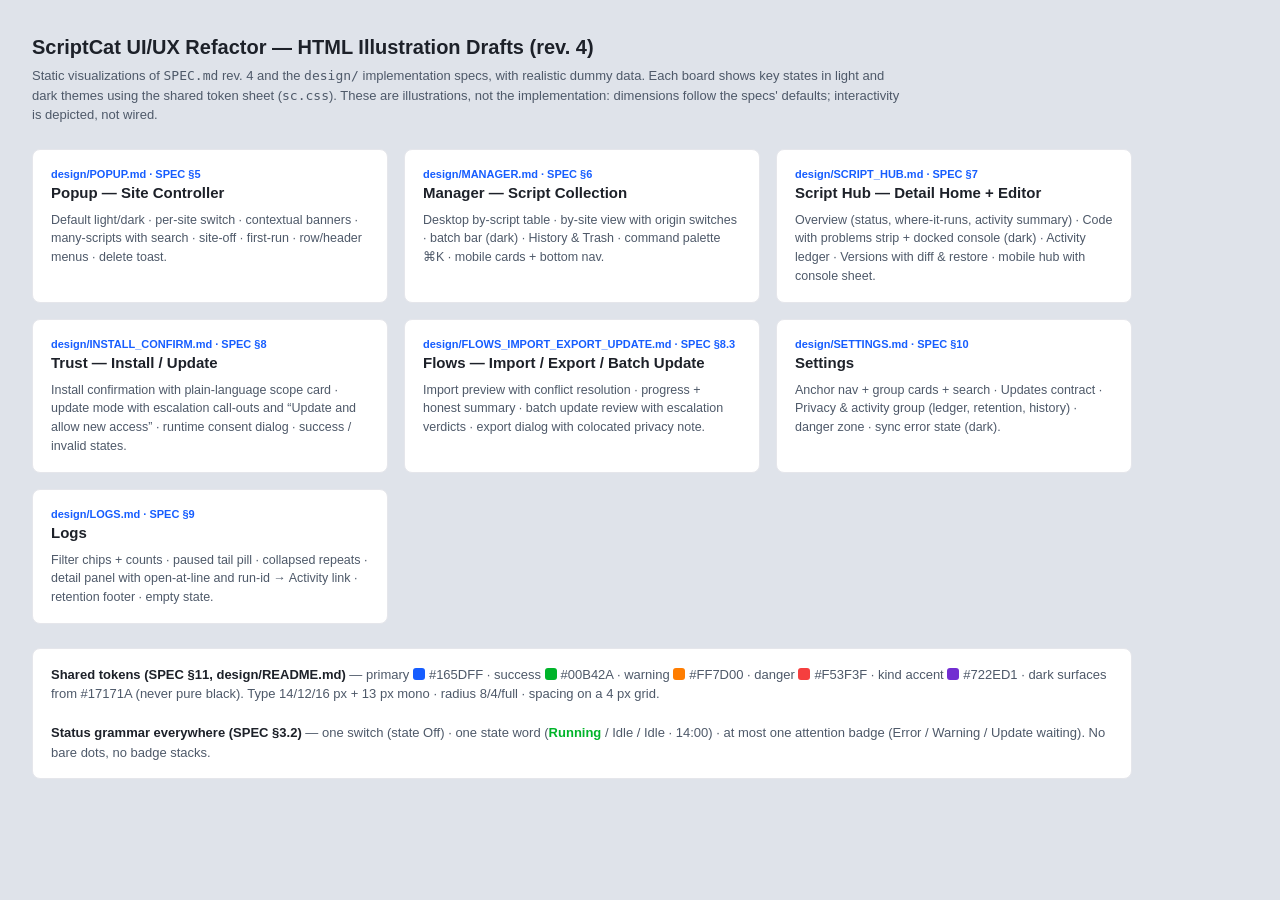
<file: draft/html/index.html>
<!DOCTYPE html>
<html lang="en">
<head>
<meta charset="UTF-8">
<title>ScriptCat rev.4 — Illustration Drafts</title>
<link rel="stylesheet" href="sc.css">
<style>
  .toc { display: grid; grid-template-columns: repeat(auto-fill, minmax(330px, 1fr)); gap: 16px; max-width: 1100px; }
  .toc a { text-decoration: none; color: inherit; }
  .tcard { background: #fff; border: 1px solid #e5e6eb; border-radius: 8px; padding: 16px 18px; height: 100%; }
  .tcard:hover { border-color: #165dff; box-shadow: 0 2px 10px rgba(22,93,255,.12); }
  .tcard b { font-size: 15px; }
  .tcard .spec { font-size: 11px; color: #165dff; font-weight: 600; }
  .tcard p { font-size: 12.5px; color: #4e5969; margin-top: 6px; }
  .legend { background: #fff; border: 1px solid #e5e6eb; border-radius: 8px; padding: 16px 18px; max-width: 1100px; margin-top: 24px; font-size: 13px; color: #4e5969; }
  .legend b { color: #1d2129; }
  .swatch { display: inline-block; width: 12px; height: 12px; border-radius: 3px; vertical-align: -1px; margin-right: 4px; }
</style>
</head>
<body>
<div class="board-title">ScriptCat UI/UX Refactor — HTML Illustration Drafts (rev. 4)</div>
<div class="board-sub">Static visualizations of <code>SPEC.md</code> rev. 4 and the <code>design/</code> implementation specs, with realistic dummy data. Each board shows key states in light and dark themes using the shared token sheet (<code>sc.css</code>). These are illustrations, not the implementation: dimensions follow the specs' defaults; interactivity is depicted, not wired.</div>

<div class="toc">
  <a href="popup.html"><div class="tcard">
    <div class="spec">design/POPUP.md · SPEC §5</div>
    <b>Popup — Site Controller</b>
    <p>Default light/dark · per-site switch · contextual banners · many-scripts with search · site-off · first-run · row/header menus · delete toast.</p>
  </div></a>
  <a href="manager.html"><div class="tcard">
    <div class="spec">design/MANAGER.md · SPEC §6</div>
    <b>Manager — Script Collection</b>
    <p>Desktop by-script table · by-site view with origin switches · batch bar (dark) · History &amp; Trash · command palette ⌘K · mobile cards + bottom nav.</p>
  </div></a>
  <a href="script-hub.html"><div class="tcard">
    <div class="spec">design/SCRIPT_HUB.md · SPEC §7</div>
    <b>Script Hub — Detail Home + Editor</b>
    <p>Overview (status, where-it-runs, activity summary) · Code with problems strip + docked console (dark) · Activity ledger · Versions with diff &amp; restore · mobile hub with console sheet.</p>
  </div></a>
  <a href="install.html"><div class="tcard">
    <div class="spec">design/INSTALL_CONFIRM.md · SPEC §8</div>
    <b>Trust — Install / Update</b>
    <p>Install confirmation with plain-language scope card · update mode with escalation call-outs and “Update and allow new access” · runtime consent dialog · success / invalid states.</p>
  </div></a>
  <a href="flows.html"><div class="tcard">
    <div class="spec">design/FLOWS_IMPORT_EXPORT_UPDATE.md · SPEC §8.3</div>
    <b>Flows — Import / Export / Batch Update</b>
    <p>Import preview with conflict resolution · progress + honest summary · batch update review with escalation verdicts · export dialog with colocated privacy note.</p>
  </div></a>
  <a href="settings.html"><div class="tcard">
    <div class="spec">design/SETTINGS.md · SPEC §10</div>
    <b>Settings</b>
    <p>Anchor nav + group cards + search · Updates contract · Privacy &amp; activity group (ledger, retention, history) · danger zone · sync error state (dark).</p>
  </div></a>
  <a href="logs.html"><div class="tcard">
    <div class="spec">design/LOGS.md · SPEC §9</div>
    <b>Logs</b>
    <p>Filter chips + counts · paused tail pill · collapsed repeats · detail panel with open-at-line and run-id → Activity link · retention footer · empty state.</p>
  </div></a>
</div>

<div class="legend">
  <b>Shared tokens (SPEC §11, design/README.md)</b> — primary <span class="swatch" style="background:#165dff"></span>#165DFF · success <span class="swatch" style="background:#00b42a"></span>#00B42A · warning <span class="swatch" style="background:#ff7d00"></span>#FF7D00 · danger <span class="swatch" style="background:#f53f3f"></span>#F53F3F · kind accent <span class="swatch" style="background:#722ed1"></span>#722ED1 · dark surfaces from #17171A (never pure black). Type 14/12/16 px + 13 px mono · radius 8/4/full · spacing on a 4 px grid.<br><br>
  <b>Status grammar everywhere (SPEC §3.2)</b> — one switch (state Off) · one state word (<span style="color:#00b42a;font-weight:600">Running</span> / Idle / Idle · 14:00) · at most one attention badge (Error / Warning / Update waiting). No bare dots, no badge stacks.
</div>
</body>
</html>
</file>
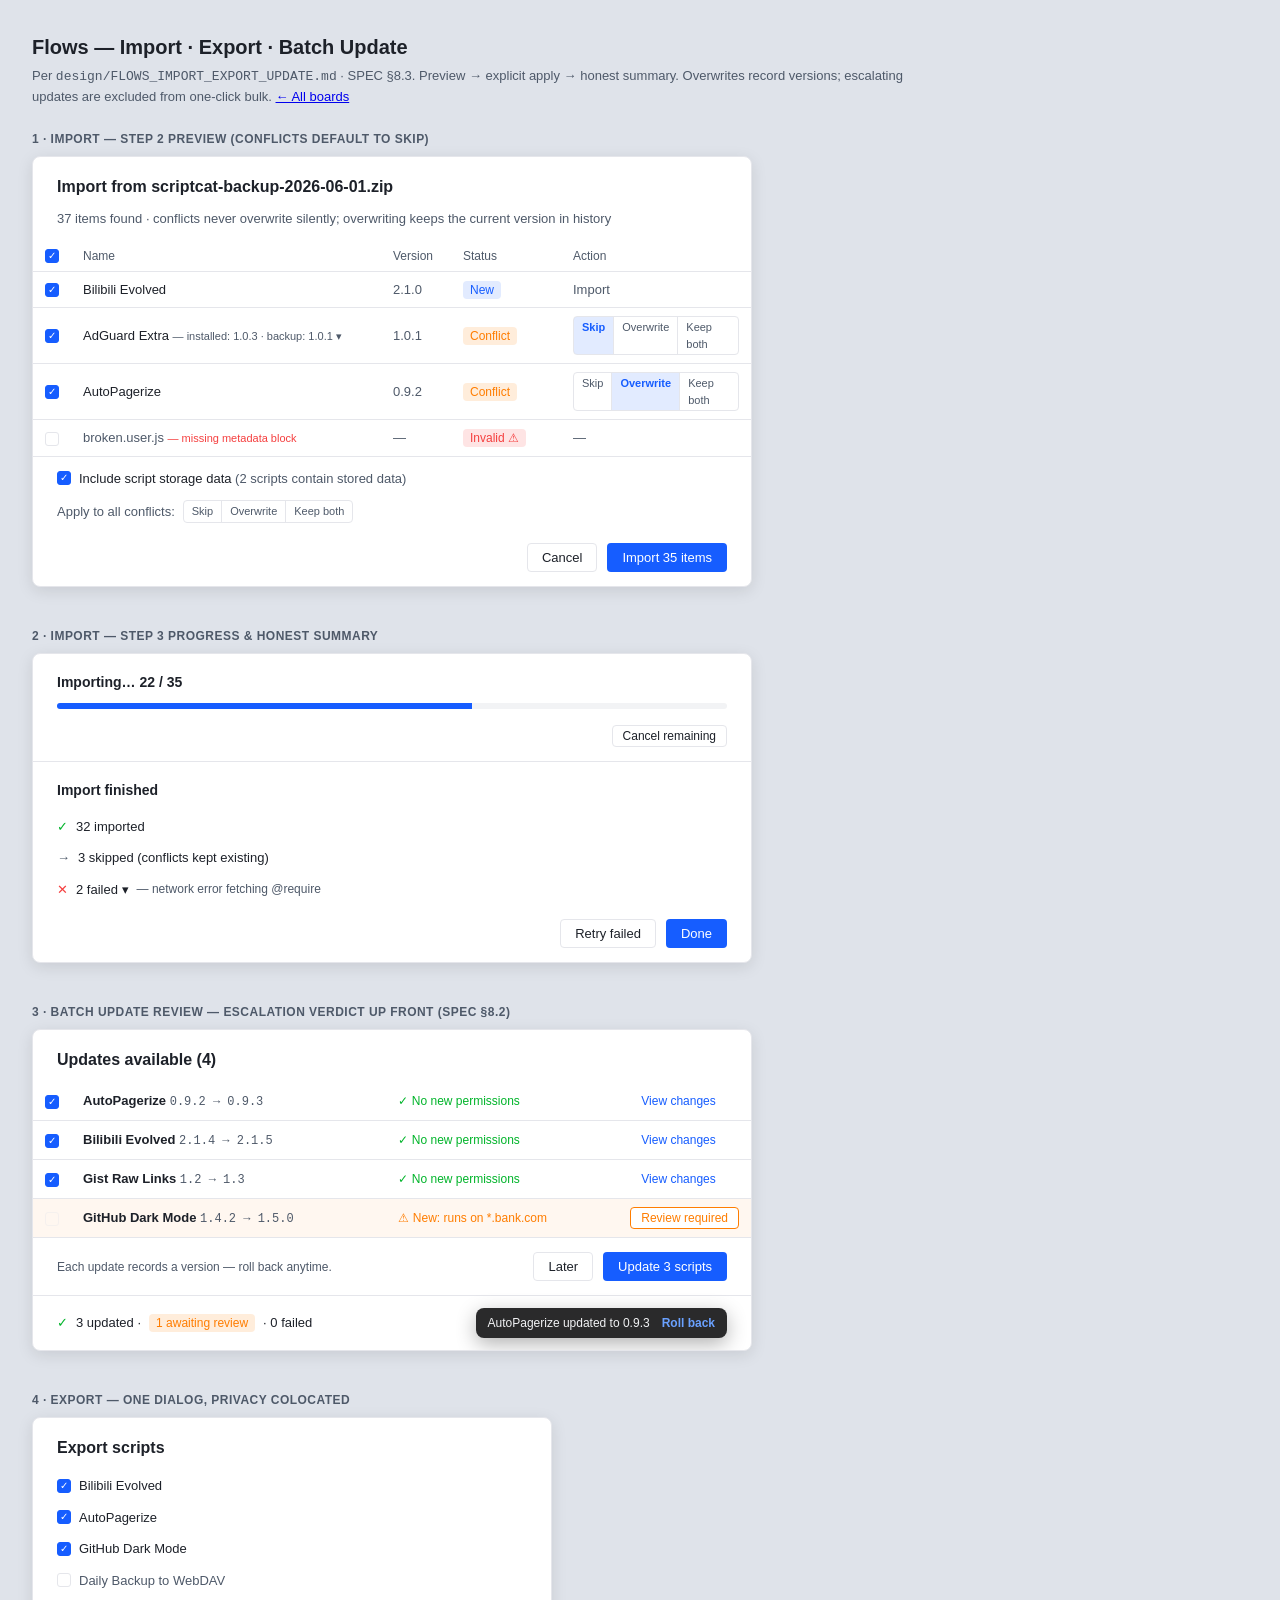
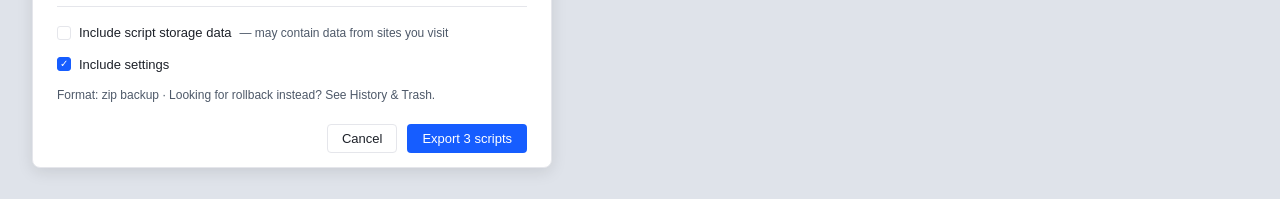
<file: draft/html/flows.html>
<!DOCTYPE html>
<html lang="en">
<head>
<meta charset="UTF-8">
<title>ScriptCat rev.4 — Import / Export / Batch Update</title>
<link rel="stylesheet" href="sc.css">
<style>
  .flow { width: 720px; }
  .flow-head { padding: 18px 24px 10px; font-size: 16px; font-weight: 600; }
  .flow-sub { padding: 0 24px 12px; font-size: 13px; color: var(--t2); }
  table.ftbl { width: 100%; border-collapse: collapse; font-size: 13px; }
  .ftbl th { font-size: 12px; font-weight: 500; color: var(--t2); text-align: left; padding: 6px 12px; border-bottom: 1px solid var(--bd); }
  .ftbl td { padding: 8px 12px; border-bottom: 1px solid var(--bd); vertical-align: middle; }
  .cb { width: 14px; height: 14px; border: 1.5px solid var(--bd); border-radius: 3px; display: inline-block; vertical-align: middle; }
  .cb.on { background: var(--p); border-color: var(--p); position: relative; }
  .cb.on::after { content: "✓"; color: #fff; font-size: 10px; position: absolute; top: -2px; left: 1.5px; }
  .flow-foot { display: flex; align-items: center; gap: 10px; padding: 14px 24px; }
  .mini-seg { display: inline-flex; border: 1px solid var(--bd); border-radius: 4px; overflow: hidden; font-size: 11px; }
  .mini-seg span { padding: 2px 8px; color: var(--t2); border-right: 1px solid var(--bd); }
  .mini-seg span:last-child { border-right: none; }
  .mini-seg .on { background: color-mix(in srgb, var(--p) 12%, transparent); color: var(--p); font-weight: 600; }
  .prog { height: 6px; border-radius: 3px; background: var(--bg3); overflow: hidden; }
  .prog i { display: block; height: 100%; width: 62%; background: var(--p); }
  .sumline { display: flex; align-items: center; gap: 8px; padding: 6px 24px; font-size: 13px; }
</style>
</head>
<body>
<div class="board-title">Flows — Import · Export · Batch Update</div>
<div class="board-sub">Per <code>design/FLOWS_IMPORT_EXPORT_UPDATE.md</code> · SPEC §8.3. Preview → explicit apply → honest summary. Overwrites record versions; escalating updates are excluded from one-click bulk. <a class="back" href="index.html">← All boards</a></div>

<div class="board">

  <!-- ============ FRAME 1: Import preview ============ -->
  <div class="frame-wrap t-light">
    <div class="frame-label">1 · Import — Step 2 preview (conflicts default to Skip)</div>
    <div class="surface flow">
      <div class="flow-head">Import from scriptcat-backup-2026-06-01.zip</div>
      <div class="flow-sub">37 items found · conflicts never overwrite silently; overwriting keeps the current version in history</div>
      <table class="ftbl">
        <tr><th style="width:36px"><span class="cb on"></span></th><th>Name</th><th style="width:70px">Version</th><th style="width:110px">Status</th><th style="width:190px">Action</th></tr>
        <tr><td><span class="cb on"></span></td><td>Bilibili Evolved</td><td class="t2">2.1.0</td><td><span class="badge b-info">New</span></td><td class="t2">Import</td></tr>
        <tr><td><span class="cb on"></span></td><td>AdGuard Extra <span class="t2" style="font-size:11px">— installed: 1.0.3 · backup: 1.0.1 ▾</span></td><td class="t2">1.0.1</td><td><span class="badge b-warn">Conflict</span></td><td><span class="mini-seg"><span class="on">Skip</span><span>Overwrite</span><span>Keep both</span></span></td></tr>
        <tr><td><span class="cb on"></span></td><td>AutoPagerize</td><td class="t2">0.9.2</td><td><span class="badge b-warn">Conflict</span></td><td><span class="mini-seg"><span>Skip</span><span class="on">Overwrite</span><span>Keep both</span></span></td></tr>
        <tr><td><span class="cb"></span></td><td class="t2">broken.user.js <span style="font-size:11px;color:var(--err)">— missing metadata block</span></td><td class="t2">—</td><td><span class="badge b-err">Invalid ⚠</span></td><td class="t2">—</td></tr>
      </table>
      <div class="sumline" style="padding-top:12px">
        <span class="cb on"></span><span style="font-size:13px">Include script storage data <span class="t2">(2 scripts contain stored data)</span></span>
      </div>
      <div class="sumline">
        <span class="t2">Apply to all conflicts:</span>
        <span class="mini-seg"><span>Skip</span><span>Overwrite</span><span>Keep both</span></span>
      </div>
      <div class="flow-foot">
        <span style="flex:1"></span>
        <span class="btn btn-ghost">Cancel</span>
        <span class="btn btn-pri">Import 35 items</span>
      </div>
    </div>
  </div>

  <!-- ============ FRAME 2: Import progress + summary ============ -->
  <div class="frame-wrap t-light">
    <div class="frame-label">2 · Import — Step 3 progress &amp; honest summary</div>
    <div class="surface flow">
      <div class="flow-head" style="font-size:14px">Importing… 22 / 35</div>
      <div style="padding:0 24px 16px"><div class="prog"><i></i></div></div>
      <div class="flow-foot" style="padding-top:0"><span style="flex:1"></span><span class="btn btn-ghost btn-sm">Cancel remaining</span></div>
      <div class="sep"></div>
      <div class="flow-head" style="font-size:14px">Import finished</div>
      <div class="sumline"><span style="color:var(--ok)">✓</span> 32 imported</div>
      <div class="sumline"><span class="t2">→</span> 3 skipped (conflicts kept existing)</div>
      <div class="sumline"><span style="color:var(--err)">✕</span> 2 failed ▾ <span class="t2" style="font-size:12px">— network error fetching @require</span></div>
      <div class="flow-foot">
        <span style="flex:1"></span>
        <span class="btn btn-ghost">Retry failed</span>
        <span class="btn btn-pri">Done</span>
      </div>
    </div>
  </div>

  <!-- ============ FRAME 3: Batch update review ============ -->
  <div class="frame-wrap t-light">
    <div class="frame-label">3 · Batch update review — escalation verdict up front (SPEC §8.2)</div>
    <div class="surface flow">
      <div class="flow-head">Updates available (4)</div>
      <table class="ftbl">
        <tr><td style="width:36px"><span class="cb on"></span></td><td><b>AutoPagerize</b> <span class="t2 mono" style="font-size:12px">0.9.2 → 0.9.3</span></td><td><span style="color:var(--ok);font-size:12px">✓ No new permissions</span></td><td style="width:130px"><span class="btn btn-text btn-sm">View changes</span></td></tr>
        <tr><td><span class="cb on"></span></td><td><b>Bilibili Evolved</b> <span class="t2 mono" style="font-size:12px">2.1.4 → 2.1.5</span></td><td><span style="color:var(--ok);font-size:12px">✓ No new permissions</span></td><td><span class="btn btn-text btn-sm">View changes</span></td></tr>
        <tr><td><span class="cb on"></span></td><td><b>Gist Raw Links</b> <span class="t2 mono" style="font-size:12px">1.2 → 1.3</span></td><td><span style="color:var(--ok);font-size:12px">✓ No new permissions</span></td><td><span class="btn btn-text btn-sm">View changes</span></td></tr>
        <tr style="background:color-mix(in srgb,var(--warn) 6%,transparent)"><td><span class="cb" style="opacity:.4"></span></td><td><b>GitHub Dark Mode</b> <span class="t2 mono" style="font-size:12px">1.4.2 → 1.5.0</span></td><td><span style="color:var(--warn);font-size:12px">⚠ New: runs on *.bank.com</span></td><td><span class="btn btn-ghost btn-sm" style="border-color:var(--warn);color:var(--warn)">Review required</span></td></tr>
      </table>
      <div class="flow-foot">
        <span class="t2" style="font-size:12px">Each update records a version — roll back anytime.</span>
        <span style="flex:1"></span>
        <span class="btn btn-ghost">Later</span>
        <span class="btn btn-pri">Update 3 scripts</span>
      </div>
      <div class="sep"></div>
      <div class="sumline" style="padding:12px 24px"><span style="color:var(--ok)">✓</span> 3 updated · <span class="badge b-warn">1 awaiting review</span> · 0 failed <span style="flex:1"></span><span class="toast" style="padding:6px 12px;font-size:12px">AutoPagerize updated to 0.9.3 <span class="undo">Roll back</span></span></div>
    </div>
  </div>

  <!-- ============ FRAME 4: Export dialog ============ -->
  <div class="frame-wrap t-light">
    <div class="frame-label">4 · Export — one dialog, privacy colocated</div>
    <div class="surface" style="width:520px">
      <div class="flow-head">Export scripts</div>
      <div style="padding:0 24px">
        <div class="sumline" style="padding:6px 0"><span class="cb on"></span> Bilibili Evolved</div>
        <div class="sumline" style="padding:6px 0"><span class="cb on"></span> AutoPagerize</div>
        <div class="sumline" style="padding:6px 0"><span class="cb on"></span> GitHub Dark Mode</div>
        <div class="sumline" style="padding:6px 0"><span class="cb"></span> <span class="t2">Daily Backup to WebDAV</span></div>
        <div class="sep" style="margin:10px 0"></div>
        <div class="sumline" style="padding:6px 0"><span class="cb"></span> Include script storage data <span class="t2" style="font-size:12px">— may contain data from sites you visit</span></div>
        <div class="sumline" style="padding:6px 0"><span class="cb on"></span> Include settings</div>
        <div class="t2" style="font-size:12px;padding:6px 0">Format: zip backup · Looking for rollback instead? See History &amp; Trash.</div>
      </div>
      <div class="flow-foot">
        <span style="flex:1"></span>
        <span class="btn btn-ghost">Cancel</span>
        <span class="btn btn-pri">Export 3 scripts</span>
      </div>
    </div>
  </div>

</div>
</body>
</html>
</file>
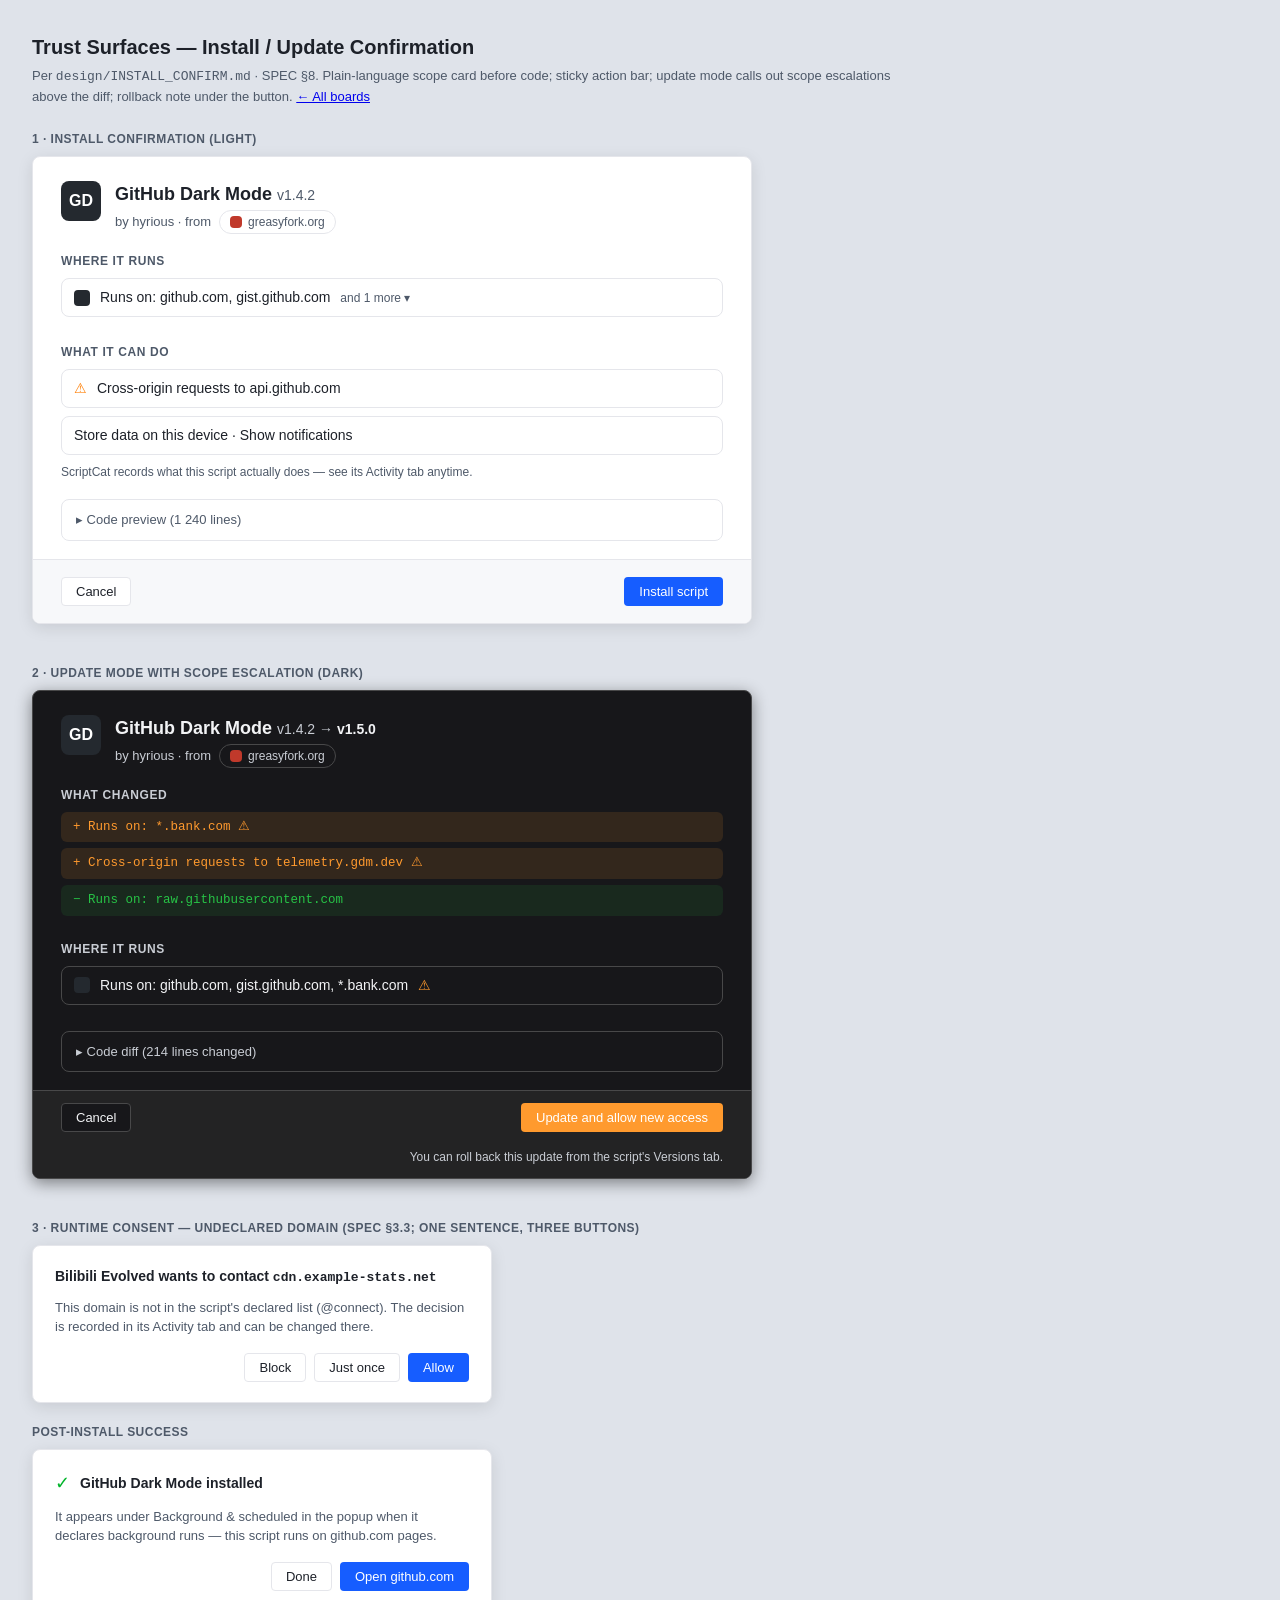
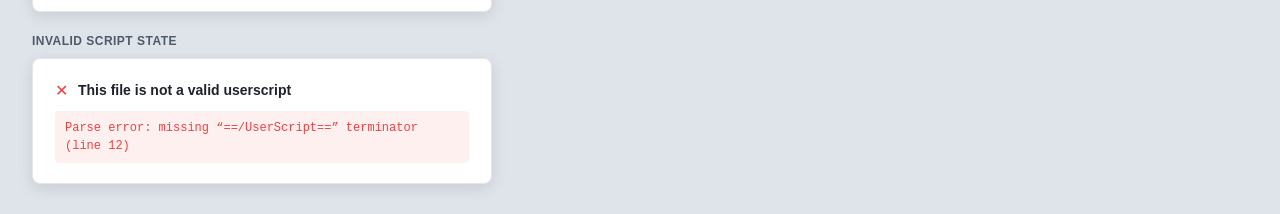
<file: draft/html/install.html>
<!DOCTYPE html>
<html lang="en">
<head>
<meta charset="UTF-8">
<title>ScriptCat rev.4 — Install / Update Confirmation</title>
<link rel="stylesheet" href="sc.css">
<style>
  .page { width: 720px; display: flex; flex-direction: column; }
  .inst-head { display: flex; align-items: flex-start; gap: 14px; padding: 24px 28px 18px; }
  .inst-icon { width: 40px; height: 40px; border-radius: 8px; flex: none; display: flex; align-items: center; justify-content: center; color: #fff; font-weight: 800; font-size: 16px; }
  .inst-name { font-size: 18px; font-weight: 600; }
  .src-chip { display: inline-flex; align-items: center; gap: 6px; font-size: 12px; border: 1px solid var(--bd); border-radius: 999px; padding: 2px 10px; color: var(--t2); }
  .sect { padding: 0 28px 18px; }
  .sect h4 { font-size: 12px; font-weight: 700; color: var(--t2); text-transform: uppercase; letter-spacing: .05em; margin-bottom: 8px; }
  .scope-li { display: flex; align-items: center; gap: 10px; padding: 8px 12px; font-size: 14px; border: 1px solid var(--bd); border-radius: 8px; margin-bottom: 8px; }
  .warn-ic { color: var(--warn); flex: none; }
  .codeprev { margin: 0 28px 18px; border: 1px solid var(--bd); border-radius: 8px; padding: 10px 14px; font-size: 13px; color: var(--t2); }
  .actionbar { display: flex; align-items: center; gap: 10px; height: 64px; padding: 0 28px; border-top: 1px solid var(--bd); background: var(--bg2); }
  .verarrow { color: var(--t2); font-weight: 400; }
  .chg { display: flex; align-items: center; gap: 8px; padding: 6px 12px; font-size: 13px; border-radius: 6px; margin-bottom: 6px; font-family: ui-monospace, Menlo, monospace; font-size: 12.5px; }
  .chg.add-w { background: color-mix(in srgb, var(--warn) 12%, transparent); color: var(--warn); }
  .chg.rem { background: color-mix(in srgb, var(--ok) 10%, transparent); color: var(--ok); }
  .consent { width: 460px; padding: 20px 22px; }
</style>
</head>
<body>
<div class="board-title">Trust Surfaces — Install / Update Confirmation</div>
<div class="board-sub">Per <code>design/INSTALL_CONFIRM.md</code> · SPEC §8. Plain-language scope card before code; sticky action bar; update mode calls out scope escalations above the diff; rollback note under the button. <a class="back" href="index.html">← All boards</a></div>

<div class="board">

  <!-- ============ FRAME 1: Install, light ============ -->
  <div class="frame-wrap t-light">
    <div class="frame-label">1 · Install confirmation (Light)</div>
    <div class="surface page">
      <div class="inst-head">
        <span class="inst-icon" style="background:#24292f">GD</span>
        <div style="flex:1">
          <div class="inst-name">GitHub Dark Mode <span class="t2" style="font-size:14px;font-weight:400">v1.4.2</span></div>
          <div class="t2" style="font-size:13px;display:flex;align-items:center;gap:8px;margin-top:2px">
            by hyrious · from <span class="src-chip"><span class="favicon" style="width:12px;height:12px;background:#c0392b"></span>greasyfork.org</span>
          </div>
        </div>
      </div>
      <div class="sect">
        <h4>Where it runs</h4>
        <div class="scope-li"><span class="favicon" style="background:#24292f"></span> Runs on: github.com, gist.github.com <span class="t2" style="font-size:12px">and 1 more ▾</span></div>
      </div>
      <div class="sect">
        <h4>What it can do</h4>
        <div class="scope-li"><span class="warn-ic">⚠</span> Cross-origin requests to api.github.com</div>
        <div class="scope-li">Store data on this device · Show notifications</div>
        <div class="t2" style="font-size:12px;margin-top:4px">ScriptCat records what this script actually does — see its Activity tab anytime.</div>
      </div>
      <div class="codeprev">▸ Code preview (1 240 lines)</div>
      <div class="actionbar">
        <span class="btn btn-ghost">Cancel</span>
        <span style="flex:1"></span>
        <span class="btn btn-pri">Install script</span>
      </div>
    </div>
  </div>

  <!-- ============ FRAME 2: Update with escalation, dark ============ -->
  <div class="frame-wrap t-dark">
    <div class="frame-label">2 · Update mode with scope escalation (Dark)</div>
    <div class="surface page">
      <div class="inst-head">
        <span class="inst-icon" style="background:#24292f">GD</span>
        <div style="flex:1">
          <div class="inst-name">GitHub Dark Mode <span class="t2" style="font-size:14px;font-weight:400">v1.4.2 <span class="verarrow">→</span> <b style="color:var(--t1)">v1.5.0</b></span></div>
          <div class="t2" style="font-size:13px;display:flex;align-items:center;gap:8px;margin-top:2px">
            by hyrious · from <span class="src-chip"><span class="favicon" style="width:12px;height:12px;background:#c0392b"></span>greasyfork.org</span>
          </div>
        </div>
      </div>
      <div class="sect">
        <h4>What changed</h4>
        <div class="chg add-w">+ Runs on: *.bank.com ⚠</div>
        <div class="chg add-w">+ Cross-origin requests to telemetry.gdm.dev ⚠</div>
        <div class="chg rem">− Runs on: raw.githubusercontent.com</div>
      </div>
      <div class="sect">
        <h4>Where it runs</h4>
        <div class="scope-li"><span class="favicon" style="background:#24292f"></span> Runs on: github.com, gist.github.com, *.bank.com <span class="warn-ic">⚠</span></div>
      </div>
      <div class="codeprev">▸ Code diff (214 lines changed)</div>
      <div class="actionbar" style="flex-wrap:wrap;height:auto;padding:12px 28px">
        <span class="btn btn-ghost">Cancel</span>
        <span style="flex:1"></span>
        <span class="btn btn-pri" style="background:var(--warn)">Update and allow new access</span>
        <div class="t2" style="width:100%;font-size:12px;text-align:right;margin-top:6px">You can roll back this update from the script's Versions tab.</div>
      </div>
    </div>
  </div>

  <!-- ============ FRAME 3: Consent dialog ============ -->
  <div class="frame-wrap t-light">
    <div class="frame-label">3 · Runtime consent — undeclared domain (SPEC §3.3; one sentence, three buttons)</div>
    <div class="surface consent">
      <div style="font-weight:600;margin-bottom:10px">Bilibili Evolved wants to contact <span class="mono" style="font-size:13px">cdn.example-stats.net</span></div>
      <div class="t2" style="font-size:13px;margin-bottom:16px">This domain is not in the script's declared list (@connect). The decision is recorded in its Activity tab and can be changed there.</div>
      <div style="display:flex;gap:8px;justify-content:flex-end">
        <span class="btn btn-ghost">Block</span>
        <span class="btn btn-ghost">Just once</span>
        <span class="btn btn-pri">Allow</span>
      </div>
    </div>
    <div style="height:20px"></div>
    <div class="frame-label">Post-install success</div>
    <div class="surface consent t-light">
      <div style="display:flex;align-items:center;gap:10px;margin-bottom:10px"><span style="color:var(--ok);font-size:18px">✓</span><b>GitHub Dark Mode installed</b></div>
      <div class="t2" style="font-size:13px;margin-bottom:16px">It appears under Background &amp; scheduled in the popup when it declares background runs — this script runs on github.com pages.</div>
      <div style="display:flex;gap:8px;justify-content:flex-end">
        <span class="btn btn-ghost">Done</span>
        <span class="btn btn-pri">Open github.com</span>
      </div>
    </div>
    <div style="height:20px"></div>
    <div class="frame-label">Invalid script state</div>
    <div class="surface consent t-light">
      <div style="display:flex;align-items:center;gap:10px;margin-bottom:8px"><span style="color:var(--err);font-size:16px">✕</span><b>This file is not a valid userscript</b></div>
      <div class="mono" style="font-size:12px;color:var(--err);background:color-mix(in srgb,var(--err) 8%,transparent);padding:8px 10px;border-radius:4px">Parse error: missing “==/UserScript==” terminator (line 12)</div>
    </div>
  </div>

</div>
</body>
</html>
</file>
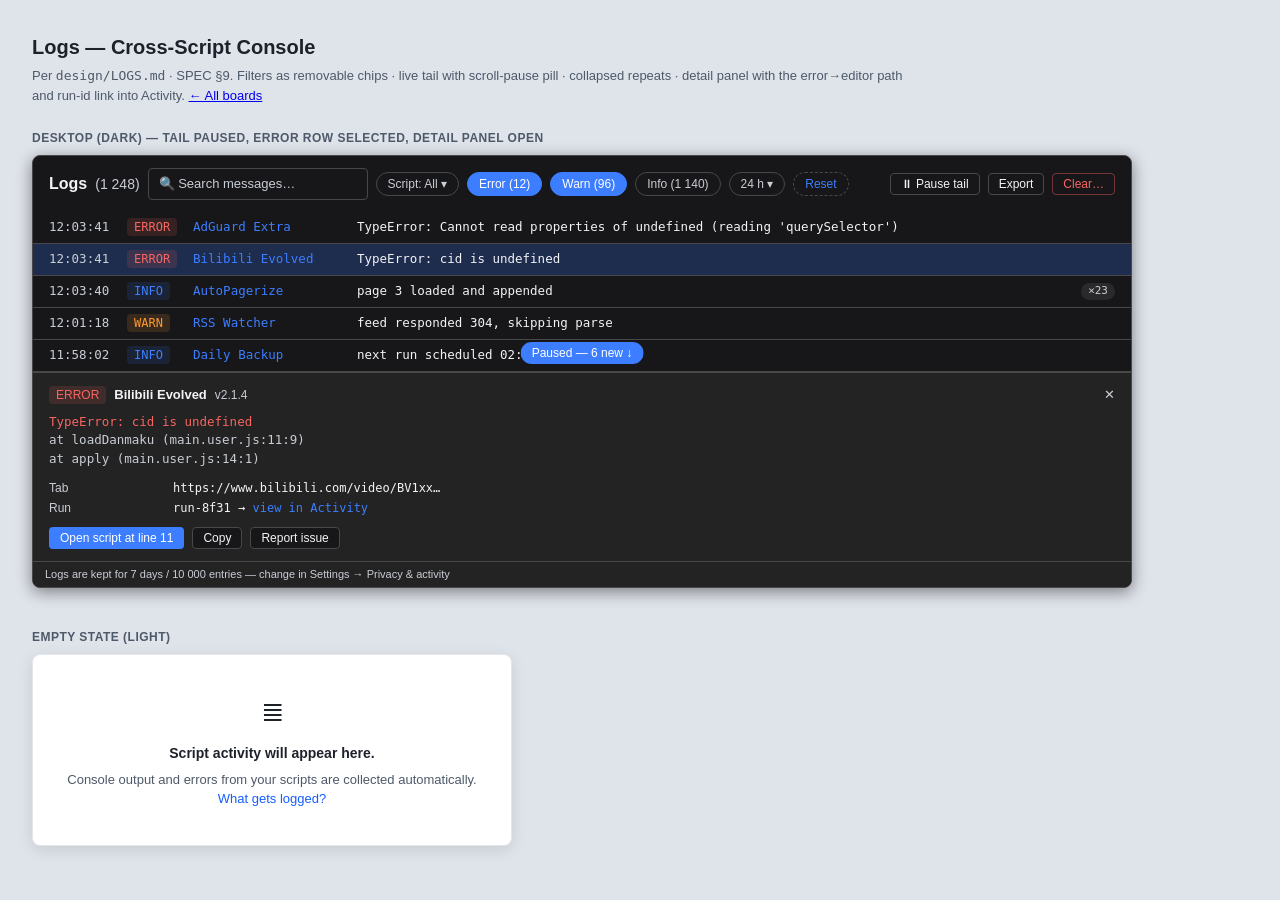
<file: draft/html/logs.html>
<!DOCTYPE html>
<html lang="en">
<head>
<meta charset="UTF-8">
<title>ScriptCat rev.4 — Logs</title>
<link rel="stylesheet" href="sc.css">
<style>
  .logs { width: 1100px; display: flex; flex-direction: column; }
  .ltool { display: flex; align-items: center; gap: 8px; padding: 12px 16px; flex-wrap: wrap; }
  .search { display: flex; align-items: center; gap: 8px; width: 220px; height: 32px; padding: 0 10px; border: 1px solid var(--bd); border-radius: 4px; color: var(--t2); font-size: 13px; }
  .lrow { display: flex; align-items: center; gap: 14px; height: 32px; padding: 0 16px; font-size: 12.5px; border-bottom: 1px solid var(--bd); }
  .lrow .time { width: 64px; flex: none; color: var(--t2); }
  .lrow .lvl { width: 52px; flex: none; }
  .lrow .scr { width: 150px; flex: none; color: var(--p); }
  .lrow.err { background: color-mix(in srgb, var(--err) 7%, transparent); }
  .lrow.sel { background: var(--sel); }
  .xn { font-size: 11px; border-radius: 999px; background: var(--bg3); color: var(--t2); padding: 0 7px; }
  .pill { position: absolute; left: 50%; transform: translateX(-50%); }
  .detail { border-top: 1px solid var(--bd); padding: 12px 16px; background: var(--bg2); }
  .ctx { display: grid; grid-template-columns: 110px 1fr; gap: 2px 14px; font-size: 12px; margin: 10px 0; }
  .ctx .k { color: var(--t2); }
</style>
</head>
<body>
<div class="board-title">Logs — Cross-Script Console</div>
<div class="board-sub">Per <code>design/LOGS.md</code> · SPEC §9. Filters as removable chips · live tail with scroll-pause pill · collapsed repeats · detail panel with the error→editor path and run-id link into Activity. <a class="back" href="index.html">← All boards</a></div>

<div class="board">
  <div class="frame-wrap t-dark">
    <div class="frame-label">Desktop (Dark) — tail paused, error row selected, detail panel open</div>
    <div class="surface logs" style="position:relative">
      <div class="ltool">
        <b style="font-size:16px">Logs</b><span class="t2">(1 248)</span>
        <div class="search">🔍 Search messages…</div>
        <span class="sel-chip chip">Script: All ▾</span>
        <span class="chip sel">Error (12)</span>
        <span class="chip sel">Warn (96)</span>
        <span class="chip">Info (1 140)</span>
        <span class="chip">24 h ▾</span>
        <span class="chip reset">Reset</span>
        <span style="flex:1"></span>
        <span class="btn btn-ghost btn-sm">⏸ Pause tail</span>
        <span class="btn btn-ghost btn-sm">Export</span>
        <span class="btn btn-dgr btn-sm">Clear…</span>
      </div>
      <div style="position:relative">
        <div class="lrow mono"><span class="time">12:03:41</span><span class="lvl"><span class="badge b-err">ERROR</span></span><span class="scr ell">AdGuard Extra</span><span class="ell" style="flex:1">TypeError: Cannot read properties of undefined (reading 'querySelector')</span></div>
        <div class="lrow mono sel err"><span class="time">12:03:41</span><span class="lvl"><span class="badge b-err">ERROR</span></span><span class="scr ell">Bilibili Evolved</span><span class="ell" style="flex:1">TypeError: cid is undefined</span></div>
        <div class="lrow mono"><span class="time">12:03:40</span><span class="lvl"><span class="badge b-info">INFO</span></span><span class="scr ell">AutoPagerize</span><span class="ell" style="flex:1">page 3 loaded and appended</span><span class="xn">×23</span></div>
        <div class="lrow mono"><span class="time">12:01:18</span><span class="lvl"><span class="badge b-warn">WARN</span></span><span class="scr ell">RSS Watcher</span><span class="ell" style="flex:1">feed responded 304, skipping parse</span></div>
        <div class="lrow mono"><span class="time">11:58:02</span><span class="lvl"><span class="badge b-info">INFO</span></span><span class="scr ell">Daily Backup</span><span class="ell" style="flex:1">next run scheduled 02:00</span></div>
        <div class="pill" style="bottom:8px"><span class="btn btn-pri btn-sm" style="border-radius:999px">Paused — 6 new ↓</span></div>
      </div>
      <div class="detail">
        <div style="display:flex;align-items:center;gap:8px;font-size:13px"><span class="badge b-err">ERROR</span><b>Bilibili Evolved</b><span class="t2" style="font-size:12px">v2.1.4</span><span style="flex:1"></span><span class="t2">✕</span></div>
        <div class="mono" style="font-size:12.5px;margin-top:8px;color:var(--err)">TypeError: cid is undefined<br><span class="t2">    at loadDanmaku (main.user.js:11:9)<br>    at apply (main.user.js:14:1)</span></div>
        <div class="ctx">
          <span class="k">Tab</span><span class="mono" style="font-size:12px">https://www.bilibili.com/video/BV1xx…</span>
          <span class="k">Run</span><span class="mono" style="font-size:12px">run-8f31 → <span style="color:var(--p)">view in Activity</span></span>
        </div>
        <div style="display:flex;gap:8px">
          <span class="btn btn-pri btn-sm">Open script at line 11</span>
          <span class="btn btn-ghost btn-sm">Copy</span>
          <span class="btn btn-ghost btn-sm">Report issue</span>
        </div>
      </div>
      <div class="row" style="height:26px;font-size:11px;color:var(--t2);background:var(--bg2);border-top:1px solid var(--bd)">Logs are kept for 7 days / 10 000 entries — change in Settings → Privacy &amp; activity</div>
    </div>
  </div>

  <div class="frame-wrap t-light">
    <div class="frame-label">Empty state (Light)</div>
    <div class="surface" style="width:480px;padding:36px 32px;text-align:center">
      <div style="font-size:28px;margin-bottom:10px">≣</div>
      <b>Script activity will appear here.</b>
      <div class="t2" style="font-size:13px;margin-top:6px">Console output and errors from your scripts are collected automatically. <span style="color:var(--p)">What gets logged?</span></div>
    </div>
  </div>
</div>
</body>
</html>
</file>
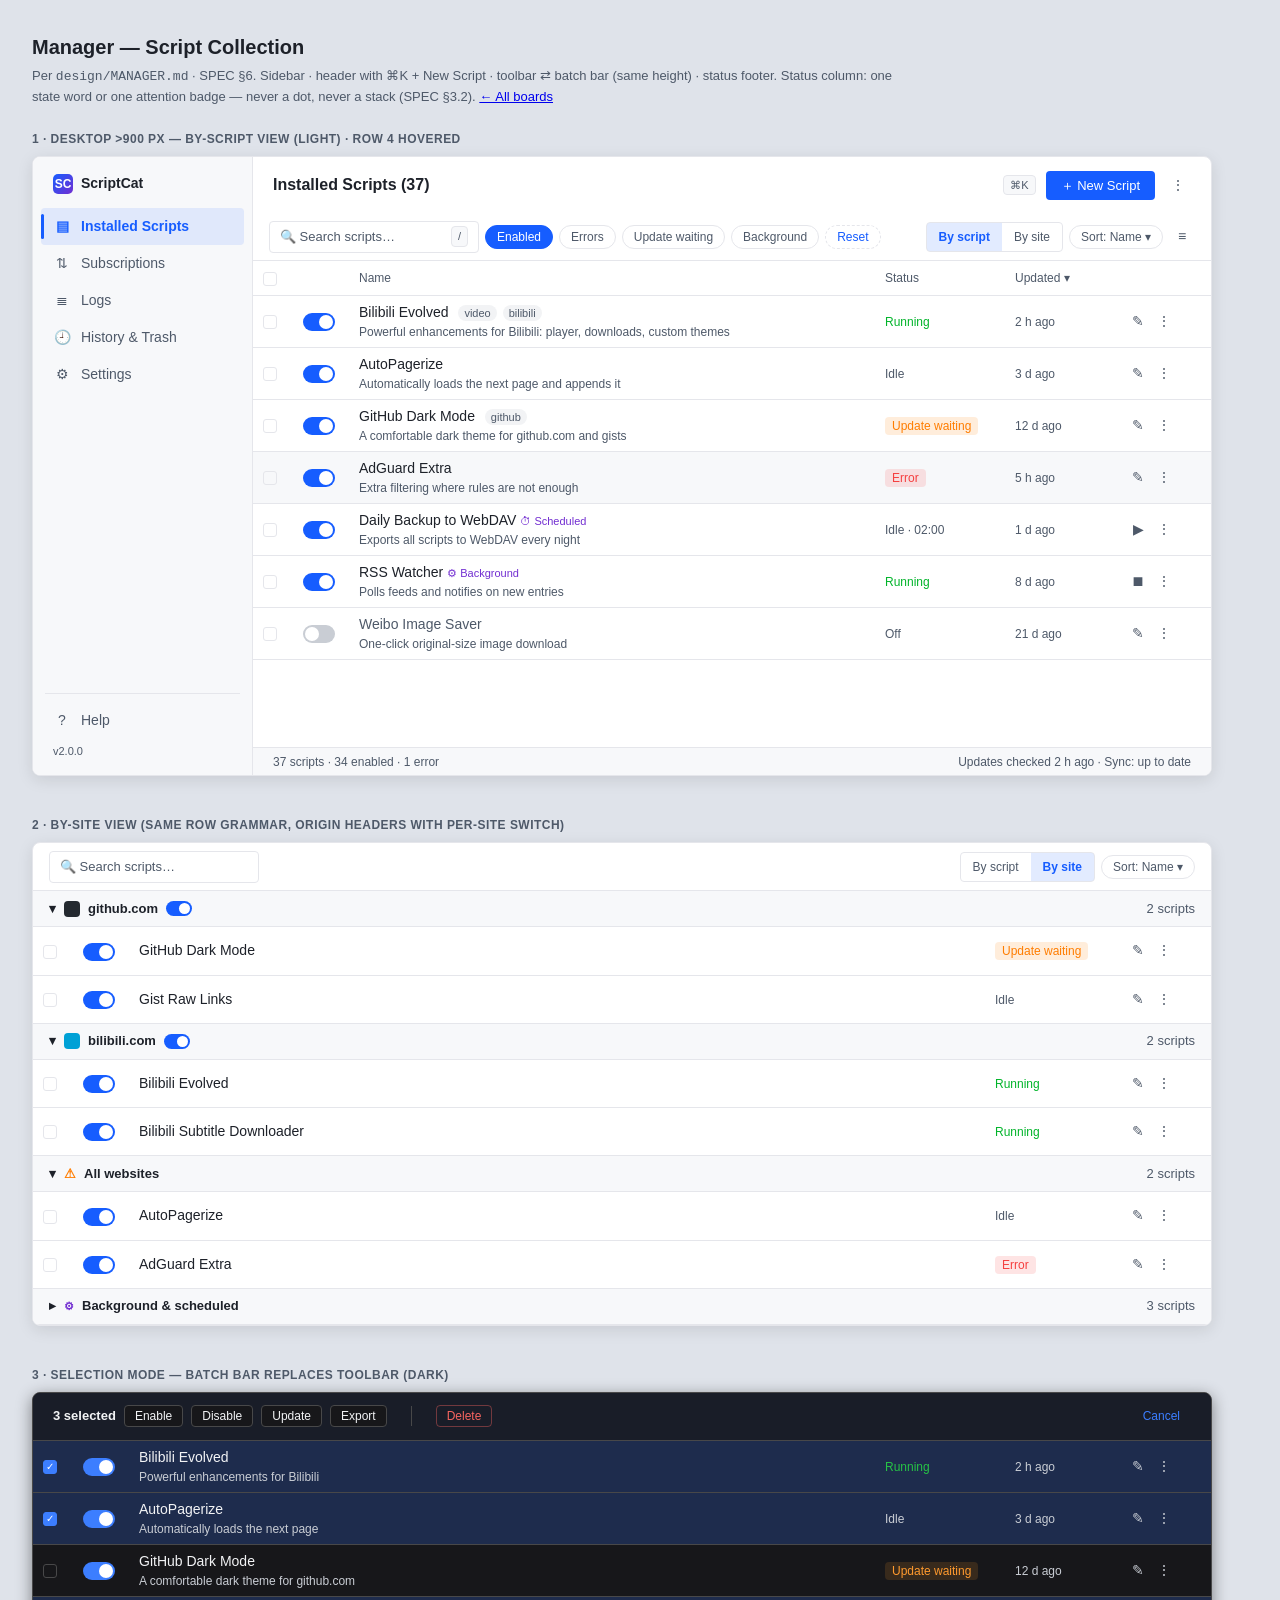
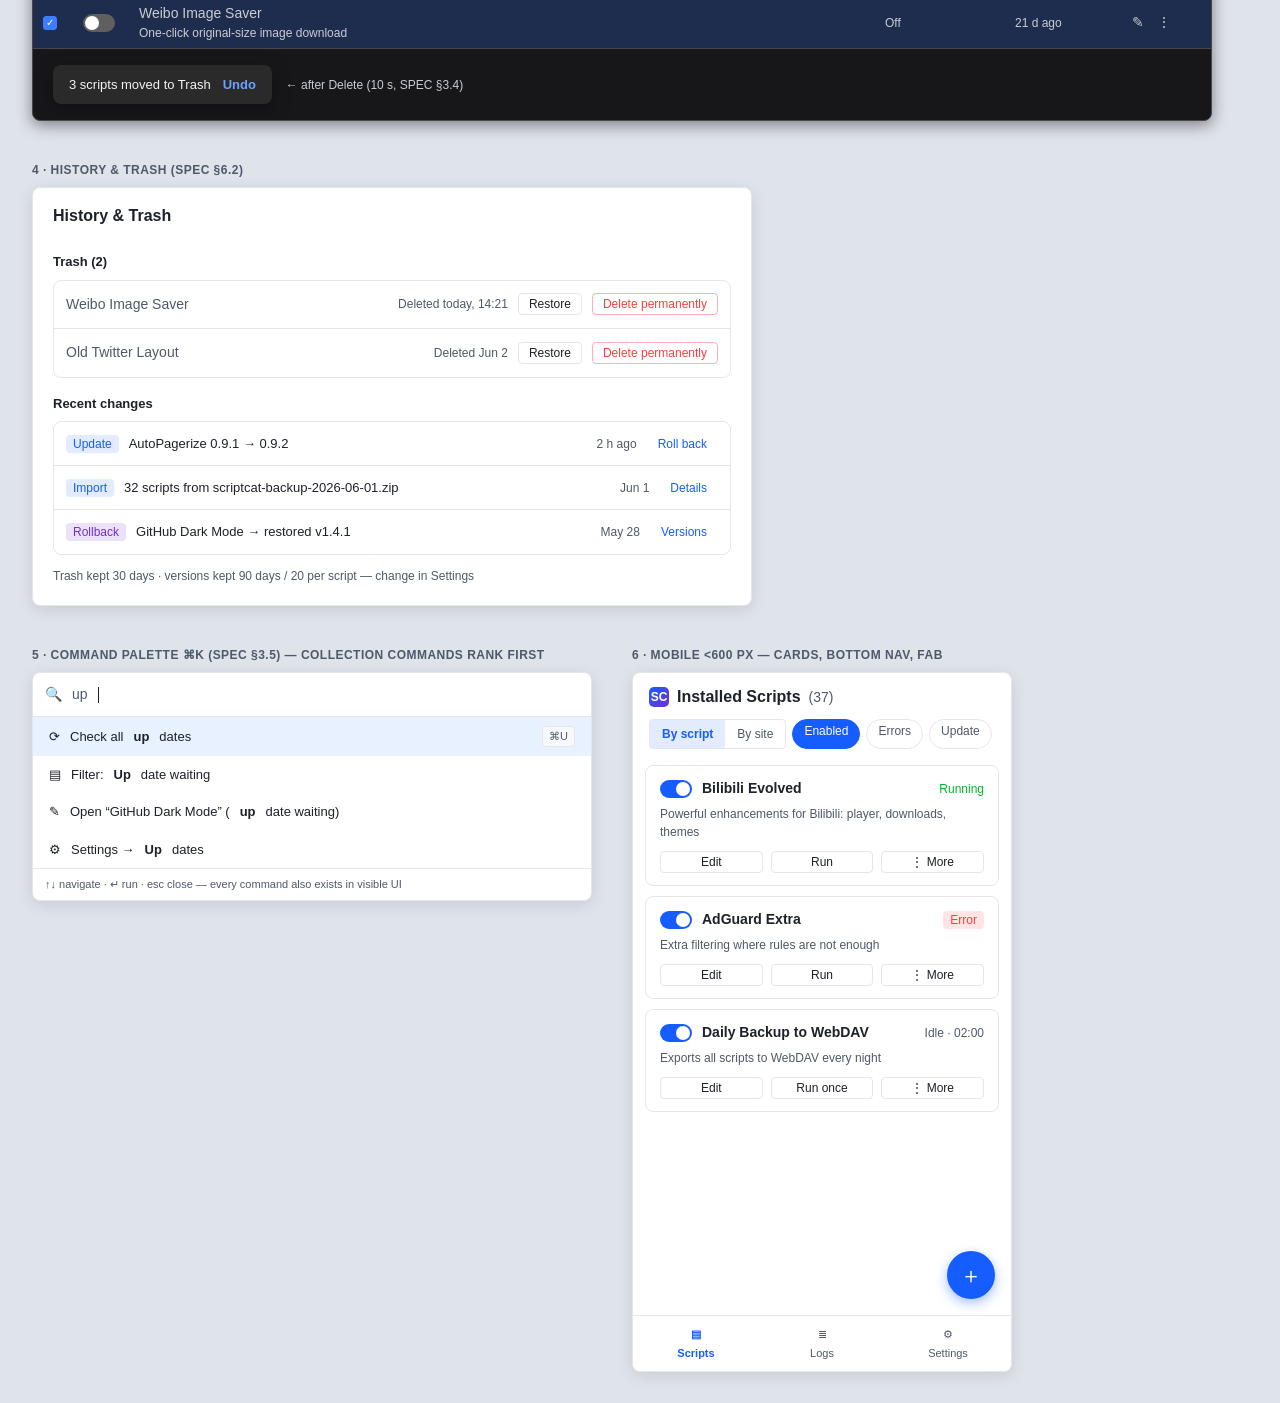
<file: draft/html/manager.html>
<!DOCTYPE html>
<html lang="en">
<head>
<meta charset="UTF-8">
<title>ScriptCat rev.4 — Manager</title>
<link rel="stylesheet" href="sc.css">
<style>
  .mgr { width: 1180px; display: flex; min-height: 620px; }
  .mgr-main { flex: 1; min-width: 0; display: flex; flex-direction: column; }
  .mgr-head { display: flex; align-items: center; gap: 10px; height: 56px; padding: 0 20px; }
  .mgr-title { font-size: 16px; font-weight: 600; }
  .kbd { font-size: 11px; border: 1px solid var(--bd); border-radius: 4px; padding: 1px 6px; color: var(--t2); background: var(--bg2); }
  .mgr-toolbar { display: flex; align-items: center; gap: 6px; height: 48px; padding: 0 16px; border-bottom: 1px solid var(--bd); }
  .search { display: flex; align-items: center; gap: 8px; width: 210px; flex: none; height: 32px; padding: 0 10px; border: 1px solid var(--bd); border-radius: 4px; color: var(--t2); font-size: 13px; background: var(--bg1); white-space: nowrap; }
  .seg { display: inline-flex; flex: none; border: 1px solid var(--bd); border-radius: 4px; overflow: hidden; font-size: 12px; }
  .seg span { padding: 5px 12px; color: var(--t2); white-space: nowrap; }
  .seg .on { background: color-mix(in srgb, var(--p) 12%, transparent); color: var(--p); font-weight: 600; }
  table.tbl { width: 100%; border-collapse: collapse; font-size: 14px; }
  .tbl th { font-size: 12px; font-weight: 500; color: var(--t2); text-align: left; padding: 8px 10px; border-bottom: 1px solid var(--bd); }
  .tbl td { padding: 6px 10px; border-bottom: 1px solid var(--bd); vertical-align: middle; height: 48px; }
  .tbl tr.hover td { background: var(--bg2); }
  .tbl tr.selrow td { background: var(--sel); }
  .sname { font-weight: 500; }
  .sdesc { font-size: 12px; color: var(--t2); }
  .tag { display: inline-block; font-size: 11px; line-height: 16px; padding: 0 6px; border-radius: 999px; background: var(--bg3); color: var(--t2); margin-left: 6px; }
  .cb { width: 14px; height: 14px; border: 1.5px solid var(--bd); border-radius: 3px; display: inline-block; vertical-align: middle; }
  .cb.on { background: var(--p); border-color: var(--p); position: relative; }
  .cb.on::after { content: "✓"; color: #fff; font-size: 10px; position: absolute; top: -2px; left: 1.5px; }
  .mgr-foot { display: flex; align-items: center; gap: 16px; height: 28px; padding: 0 20px; font-size: 12px; color: var(--t2); border-top: 1px solid var(--bd); background: var(--bg2); }
  .batchbar { display: flex; align-items: center; gap: 8px; height: 48px; padding: 0 20px; border-bottom: 1px solid var(--bd); background: color-mix(in srgb, var(--p) 6%, var(--bg1)); }
  .sitehead { display: flex; align-items: center; gap: 8px; height: 36px; padding: 0 16px; background: var(--bg2); border-bottom: 1px solid var(--bd); font-size: 13px; font-weight: 600; }
  /* mobile */
  .mob { width: 380px; height: 700px; display: flex; flex-direction: column; }
  .mob-head { padding: 12px 16px 8px; }
  .mob-card { border: 1px solid var(--bd); border-radius: 8px; padding: 12px 14px; margin: 0 12px 10px; }
  .mob-nav { margin-top: auto; display: flex; border-top: 1px solid var(--bd); height: 56px; background: var(--bg1); }
  .mob-nav div { flex: 1; display: flex; flex-direction: column; align-items: center; justify-content: center; font-size: 11px; color: var(--t2); gap: 2px; }
  .mob-nav .on { color: var(--p); font-weight: 600; }
  .fab { position: absolute; right: 16px; bottom: 72px; width: 48px; height: 48px; border-radius: 50%; background: var(--p); color: #fff; display: flex; align-items: center; justify-content: center; font-size: 22px; box-shadow: 0 4px 12px rgba(22,93,255,.4); }
  .palette { width: 560px; }
  .pal-row { display: flex; align-items: center; gap: 10px; padding: 9px 16px; font-size: 13px; }
  .pal-row.sel { background: var(--sel); }
  .pal-k { margin-left: auto; }
</style>
</head>
<body>
<div class="board-title">Manager — Script Collection</div>
<div class="board-sub">Per <code>design/MANAGER.md</code> · SPEC §6. Sidebar · header with ⌘K + New Script · toolbar ⇄ batch bar (same height) · status footer. Status column: one state word or one attention badge — never a dot, never a stack (SPEC §3.2). <a class="back" href="index.html">← All boards</a></div>

<div class="board">

  <!-- ============ FRAME 1: Desktop, By-script, light ============ -->
  <div class="frame-wrap t-light">
    <div class="frame-label">1 · Desktop >900 px — By-script view (Light) · row 4 hovered</div>
    <div class="surface mgr">
      <div class="sidebar">
        <div style="display:flex;align-items:center;gap:8px;padding:4px 12px 14px"><span class="logo">SC</span><b>ScriptCat</b></div>
        <div class="snav active"><span class="ic">▤</span>Installed Scripts</div>
        <div class="snav"><span class="ic">⇅</span>Subscriptions</div>
        <div class="snav"><span class="ic">≣</span>Logs</div>
        <div class="snav"><span class="ic">🕘</span>History &amp; Trash</div>
        <div class="snav"><span class="ic">⚙</span>Settings</div>
        <div style="flex:1"></div>
        <div class="sep" style="margin:8px 4px"></div>
        <div class="snav"><span class="ic">?</span>Help</div>
        <div class="t2" style="font-size:11px;padding:4px 12px">v2.0.0</div>
      </div>
      <div class="mgr-main">
        <div class="mgr-head">
          <span class="mgr-title">Installed Scripts (37)</span>
          <span style="flex:1"></span>
          <span class="kbd">⌘K</span>
          <span class="btn btn-pri">＋ New Script</span>
          <span class="icon-btn">⋮</span>
        </div>
        <div class="mgr-toolbar">
          <div class="search">🔍 Search scripts… <span style="flex:1"></span><span class="kbd">/</span></div>
          <span class="chip sel">Enabled</span>
          <span class="chip">Errors</span>
          <span class="chip">Update waiting</span>
          <span class="chip">Background</span>
          <span class="chip reset">Reset</span>
          <span style="flex:1"></span>
          <div class="seg"><span class="on">By script</span><span>By site</span></div>
          <span class="chip">Sort: Name ▾</span>
          <span class="icon-btn" title="Density">≡</span>
        </div>
        <table class="tbl">
          <tr><th style="width:40px"><span class="cb"></span></th><th style="width:56px"></th><th>Name</th><th style="width:130px">Status</th><th style="width:110px">Updated ▾</th><th style="width:96px"></th></tr>
          <tr>
            <td><span class="cb"></span></td><td><span class="sw on"></span></td>
            <td><div class="sname">Bilibili Evolved <span class="tag">video</span><span class="tag">bilibili</span></div><div class="sdesc ell">Powerful enhancements for Bilibili: player, downloads, custom themes</div></td>
            <td><span class="state st-run">Running</span></td><td class="t2" style="font-size:12px">2 h ago</td>
            <td><span class="icon-btn" title="Edit">✎</span><span class="icon-btn">⋮</span></td>
          </tr>
          <tr>
            <td><span class="cb"></span></td><td><span class="sw on"></span></td>
            <td><div class="sname">AutoPagerize</div><div class="sdesc ell">Automatically loads the next page and appends it</div></td>
            <td><span class="state st-idle">Idle</span></td><td class="t2" style="font-size:12px">3 d ago</td>
            <td><span class="icon-btn">✎</span><span class="icon-btn">⋮</span></td>
          </tr>
          <tr>
            <td><span class="cb"></span></td><td><span class="sw on"></span></td>
            <td><div class="sname">GitHub Dark Mode <span class="tag">github</span></div><div class="sdesc ell">A comfortable dark theme for github.com and gists</div></td>
            <td><span class="badge b-warn">Update waiting</span></td><td class="t2" style="font-size:12px">12 d ago</td>
            <td><span class="icon-btn">✎</span><span class="icon-btn">⋮</span></td>
          </tr>
          <tr class="hover">
            <td><span class="cb"></span></td><td><span class="sw on"></span></td>
            <td><div class="sname">AdGuard Extra</div><div class="sdesc ell">Extra filtering where rules are not enough</div></td>
            <td><span class="badge b-err">Error</span></td><td class="t2" style="font-size:12px">5 h ago</td>
            <td><span class="icon-btn">✎</span><span class="icon-btn">⋮</span></td>
          </tr>
          <tr>
            <td><span class="cb"></span></td><td><span class="sw on"></span></td>
            <td><div class="sname">Daily Backup to WebDAV <span class="kind">⏱ Scheduled</span></div><div class="sdesc ell">Exports all scripts to WebDAV every night</div></td>
            <td><span class="state st-idle">Idle · 02:00</span></td><td class="t2" style="font-size:12px">1 d ago</td>
            <td><span class="icon-btn" title="Run once">▶</span><span class="icon-btn">⋮</span></td>
          </tr>
          <tr>
            <td><span class="cb"></span></td><td><span class="sw on"></span></td>
            <td><div class="sname">RSS Watcher <span class="kind">⚙ Background</span></div><div class="sdesc ell">Polls feeds and notifies on new entries</div></td>
            <td><span class="state st-run">Running</span></td><td class="t2" style="font-size:12px">8 d ago</td>
            <td><span class="icon-btn" title="Stop">⏹</span><span class="icon-btn">⋮</span></td>
          </tr>
          <tr>
            <td><span class="cb"></span></td><td><span class="sw"></span></td>
            <td><div class="sname t2">Weibo Image Saver</div><div class="sdesc ell">One-click original-size image download</div></td>
            <td><span class="state st-off">Off</span></td><td class="t2" style="font-size:12px">21 d ago</td>
            <td><span class="icon-btn">✎</span><span class="icon-btn">⋮</span></td>
          </tr>
        </table>
        <div style="flex:1"></div>
        <div class="mgr-foot">37 scripts · 34 enabled · 1 error<span style="flex:1"></span>Updates checked 2 h ago · Sync: up to date</div>
      </div>
    </div>
  </div>

  <!-- ============ FRAME 2: By-site view ============ -->
  <div class="frame-wrap t-light">
    <div class="frame-label">2 · By-site view (same row grammar, origin headers with per-site switch)</div>
    <div class="surface mgr" style="min-height:0">
      <div class="mgr-main">
        <div class="mgr-toolbar" style="border-top:none">
          <div class="search">🔍 Search scripts…</div>
          <span style="flex:1"></span>
          <div class="seg"><span>By script</span><span class="on">By site</span></div>
          <span class="chip">Sort: Name ▾</span>
        </div>
        <div class="sitehead"><span class="chev">▾</span><span class="favicon" style="background:#24292f"></span> github.com <span class="sw sm on" title="Run scripts on github.com"></span><span style="flex:1"></span><span class="t2" style="font-weight:400">2 scripts</span></div>
        <table class="tbl">
          <tr><td style="width:40px"><span class="cb"></span></td><td style="width:56px"><span class="sw on"></span></td><td><div class="sname">GitHub Dark Mode</div></td><td style="width:130px"><span class="badge b-warn">Update waiting</span></td><td style="width:96px"><span class="icon-btn">✎</span><span class="icon-btn">⋮</span></td></tr>
          <tr><td><span class="cb"></span></td><td><span class="sw on"></span></td><td><div class="sname">Gist Raw Links</div></td><td><span class="state st-idle">Idle</span></td><td><span class="icon-btn">✎</span><span class="icon-btn">⋮</span></td></tr>
        </table>
        <div class="sitehead"><span class="chev">▾</span><span class="favicon" style="background:#00a1d6"></span> bilibili.com <span class="sw sm on"></span><span style="flex:1"></span><span class="t2" style="font-weight:400">2 scripts</span></div>
        <table class="tbl">
          <tr><td style="width:40px"><span class="cb"></span></td><td style="width:56px"><span class="sw on"></span></td><td><div class="sname">Bilibili Evolved</div></td><td style="width:130px"><span class="state st-run">Running</span></td><td style="width:96px"><span class="icon-btn">✎</span><span class="icon-btn">⋮</span></td></tr>
          <tr><td><span class="cb"></span></td><td><span class="sw on"></span></td><td><div class="sname">Bilibili Subtitle Downloader</div></td><td><span class="state st-run">Running</span></td><td><span class="icon-btn">✎</span><span class="icon-btn">⋮</span></td></tr>
        </table>
        <div class="sitehead"><span class="chev">▾</span><span style="color:var(--warn)">⚠</span> All websites <span style="flex:1"></span><span class="t2" style="font-weight:400">2 scripts</span></div>
        <table class="tbl">
          <tr><td style="width:40px"><span class="cb"></span></td><td style="width:56px"><span class="sw on"></span></td><td><div class="sname">AutoPagerize</div></td><td style="width:130px"><span class="state st-idle">Idle</span></td><td style="width:96px"><span class="icon-btn">✎</span><span class="icon-btn">⋮</span></td></tr>
          <tr><td><span class="cb"></span></td><td><span class="sw on"></span></td><td><div class="sname">AdGuard Extra</div></td><td><span class="badge b-err">Error</span></td><td><span class="icon-btn">✎</span><span class="icon-btn">⋮</span></td></tr>
        </table>
        <div class="sitehead"><span class="chev">▸</span><span class="kind">⚙</span> Background &amp; scheduled <span style="flex:1"></span><span class="t2" style="font-weight:400">3 scripts</span></div>
      </div>
    </div>
  </div>

  <!-- ============ FRAME 3: Batch selection, dark ============ -->
  <div class="frame-wrap t-dark">
    <div class="frame-label">3 · Selection mode — batch bar replaces toolbar (Dark)</div>
    <div class="surface mgr" style="min-height:0">
      <div class="mgr-main">
        <div class="batchbar">
          <b style="font-size:13px">3 selected</b>
          <span class="btn btn-ghost btn-sm">Enable</span>
          <span class="btn btn-ghost btn-sm">Disable</span>
          <span class="btn btn-ghost btn-sm">Update</span>
          <span class="btn btn-ghost btn-sm">Export</span>
          <span style="width:1px;height:20px;background:var(--bd);margin:0 16px"></span>
          <span class="btn btn-dgr btn-sm">Delete</span>
          <span style="flex:1"></span>
          <span class="btn btn-text btn-sm">Cancel</span>
        </div>
        <table class="tbl">
          <tr class="selrow"><td style="width:40px"><span class="cb on"></span></td><td style="width:56px"><span class="sw on"></span></td><td><div class="sname">Bilibili Evolved</div><div class="sdesc ell">Powerful enhancements for Bilibili</div></td><td style="width:130px"><span class="state st-run">Running</span></td><td style="width:110px" class="t2"><span style="font-size:12px">2 h ago</span></td><td style="width:96px"><span class="icon-btn">✎</span><span class="icon-btn">⋮</span></td></tr>
          <tr class="selrow"><td><span class="cb on"></span></td><td><span class="sw on"></span></td><td><div class="sname">AutoPagerize</div><div class="sdesc ell">Automatically loads the next page</div></td><td><span class="state st-idle">Idle</span></td><td class="t2"><span style="font-size:12px">3 d ago</span></td><td><span class="icon-btn">✎</span><span class="icon-btn">⋮</span></td></tr>
          <tr><td><span class="cb"></span></td><td><span class="sw on"></span></td><td><div class="sname">GitHub Dark Mode</div><div class="sdesc ell">A comfortable dark theme for github.com</div></td><td><span class="badge b-warn">Update waiting</span></td><td class="t2"><span style="font-size:12px">12 d ago</span></td><td><span class="icon-btn">✎</span><span class="icon-btn">⋮</span></td></tr>
          <tr class="selrow"><td><span class="cb on"></span></td><td><span class="sw"></span></td><td><div class="sname t2">Weibo Image Saver</div><div class="sdesc ell">One-click original-size image download</div></td><td><span class="state st-off">Off</span></td><td class="t2"><span style="font-size:12px">21 d ago</span></td><td><span class="icon-btn">✎</span><span class="icon-btn">⋮</span></td></tr>
        </table>
        <div style="padding:16px 20px"><span class="toast">3 scripts moved to Trash <span class="undo">Undo</span></span> <span class="t2" style="font-size:12px;margin-left:10px">← after Delete (10 s, SPEC §3.4)</span></div>
      </div>
    </div>
  </div>

  <!-- ============ FRAME 4: History & Trash ============ -->
  <div class="frame-wrap t-light">
    <div class="frame-label">4 · History &amp; Trash (SPEC §6.2)</div>
    <div class="surface" style="width:720px">
      <div class="mgr-head"><span class="mgr-title">History &amp; Trash</span></div>
      <div style="padding:0 20px 20px">
        <div style="font-size:13px;font-weight:600;margin:8px 0">Trash (2)</div>
        <div class="card">
          <div class="row" style="height:48px;border-bottom:1px solid var(--bd)">
            <span class="sname t2" style="flex:1">Weibo Image Saver</span>
            <span class="t2" style="font-size:12px">Deleted today, 14:21</span>
            <span class="btn btn-ghost btn-sm">Restore</span>
            <span class="btn btn-dgr btn-sm">Delete permanently</span>
          </div>
          <div class="row" style="height:48px">
            <span class="sname t2" style="flex:1">Old Twitter Layout</span>
            <span class="t2" style="font-size:12px">Deleted Jun 2</span>
            <span class="btn btn-ghost btn-sm">Restore</span>
            <span class="btn btn-dgr btn-sm">Delete permanently</span>
          </div>
        </div>
        <div style="font-size:13px;font-weight:600;margin:16px 0 8px">Recent changes</div>
        <div class="card">
          <div class="row" style="height:44px;border-bottom:1px solid var(--bd);font-size:13px">
            <span class="badge b-info">Update</span><span style="flex:1">AutoPagerize 0.9.1 → 0.9.2</span>
            <span class="t2" style="font-size:12px">2 h ago</span><span class="btn btn-text btn-sm">Roll back</span>
          </div>
          <div class="row" style="height:44px;border-bottom:1px solid var(--bd);font-size:13px">
            <span class="badge b-info">Import</span><span style="flex:1">32 scripts from scriptcat-backup-2026-06-01.zip</span>
            <span class="t2" style="font-size:12px">Jun 1</span><span class="btn btn-text btn-sm">Details</span>
          </div>
          <div class="row" style="height:44px;font-size:13px">
            <span class="badge b-kind">Rollback</span><span style="flex:1">GitHub Dark Mode → restored v1.4.1</span>
            <span class="t2" style="font-size:12px">May 28</span><span class="btn btn-text btn-sm">Versions</span>
          </div>
        </div>
        <div class="t2" style="font-size:12px;margin-top:12px">Trash kept 30 days · versions kept 90 days / 20 per script — change in Settings</div>
      </div>
    </div>
  </div>

  <!-- ============ FRAME 5: Command palette ============ -->
  <div class="frame-wrap t-light">
    <div class="frame-label">5 · Command palette ⌘K (SPEC §3.5) — collection commands rank first</div>
    <div class="surface palette">
      <div class="row" style="height:44px;border-bottom:1px solid var(--bd)"><span class="t2">🔍</span><span class="t2">up</span><span style="border-left:1.5px solid var(--t1);height:16px"></span></div>
      <div class="pal-row sel"><span>⟳</span> Check all <b>up</b>dates <span class="pal-k kbd">⌘U</span></div>
      <div class="pal-row"><span>▤</span> Filter: <b>Up</b>date waiting</div>
      <div class="pal-row"><span>✎</span> Open “GitHub Dark Mode” (<b>up</b>date waiting)</div>
      <div class="pal-row"><span>⚙</span> Settings → <b>Up</b>dates</div>
      <div class="row" style="height:32px;border-top:1px solid var(--bd);font-size:11px;color:var(--t2)">↑↓ navigate · ↵ run · esc close — every command also exists in visible UI</div>
    </div>
  </div>

  <!-- ============ FRAME 6: Mobile ============ -->
  <div class="frame-wrap t-light">
    <div class="frame-label">6 · Mobile &lt;600 px — cards, bottom nav, FAB</div>
    <div class="surface mob" style="position:relative">
      <div class="mob-head">
        <div style="display:flex;align-items:center;gap:8px"><span class="logo">SC</span><b style="font-size:16px">Installed Scripts</b><span class="t2">(37)</span></div>
        <div style="display:flex;gap:6px;margin-top:10px;overflow:hidden">
          <div class="seg"><span class="on">By script</span><span>By site</span></div>
          <span class="chip sel">Enabled</span><span class="chip">Errors</span><span class="chip">Update</span>
        </div>
      </div>
      <div style="overflow:hidden;padding-top:8px">
        <div class="mob-card">
          <div style="display:flex;align-items:center;gap:10px"><span class="sw on"></span><b class="ell" style="flex:1">Bilibili Evolved</b><span class="state st-run">Running</span></div>
          <div class="sdesc" style="margin:6px 0 10px">Powerful enhancements for Bilibili: player, downloads, themes</div>
          <div style="display:flex;gap:8px"><span class="btn btn-ghost btn-sm" style="flex:1;justify-content:center">Edit</span><span class="btn btn-ghost btn-sm" style="flex:1;justify-content:center">Run</span><span class="btn btn-ghost btn-sm" style="flex:1;justify-content:center">⋮ More</span></div>
        </div>
        <div class="mob-card">
          <div style="display:flex;align-items:center;gap:10px"><span class="sw on"></span><b class="ell" style="flex:1">AdGuard Extra</b><span class="badge b-err">Error</span></div>
          <div class="sdesc" style="margin:6px 0 10px">Extra filtering where rules are not enough</div>
          <div style="display:flex;gap:8px"><span class="btn btn-ghost btn-sm" style="flex:1;justify-content:center">Edit</span><span class="btn btn-ghost btn-sm" style="flex:1;justify-content:center">Run</span><span class="btn btn-ghost btn-sm" style="flex:1;justify-content:center">⋮ More</span></div>
        </div>
        <div class="mob-card">
          <div style="display:flex;align-items:center;gap:10px"><span class="sw on"></span><b class="ell" style="flex:1">Daily Backup to WebDAV</b><span class="state st-idle">Idle · 02:00</span></div>
          <div class="sdesc" style="margin:6px 0 10px">Exports all scripts to WebDAV every night</div>
          <div style="display:flex;gap:8px"><span class="btn btn-ghost btn-sm" style="flex:1;justify-content:center">Edit</span><span class="btn btn-ghost btn-sm" style="flex:1;justify-content:center">Run once</span><span class="btn btn-ghost btn-sm" style="flex:1;justify-content:center">⋮ More</span></div>
        </div>
      </div>
      <div class="fab">＋</div>
      <div class="mob-nav">
        <div class="on"><span>▤</span>Scripts</div>
        <div><span>≣</span>Logs</div>
        <div><span>⚙</span>Settings</div>
      </div>
    </div>
  </div>

</div>
</body>
</html>
</file>
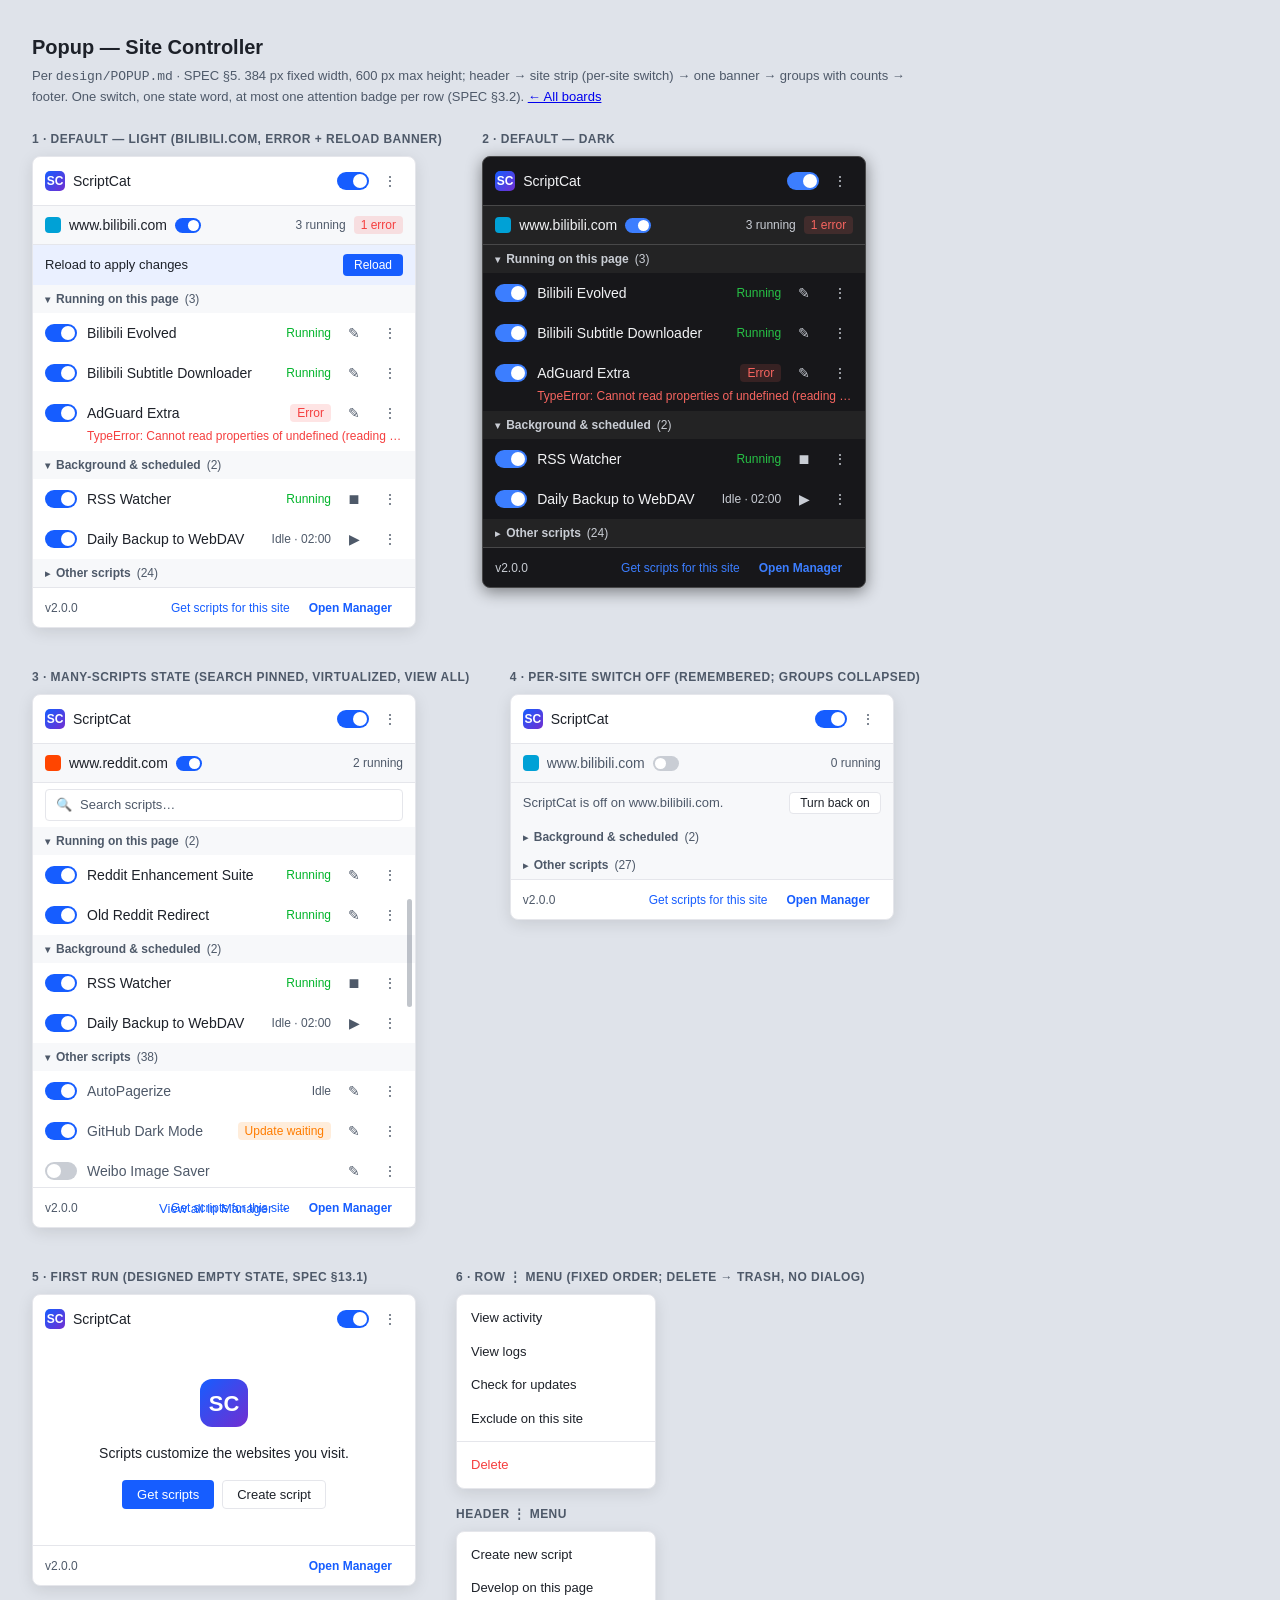
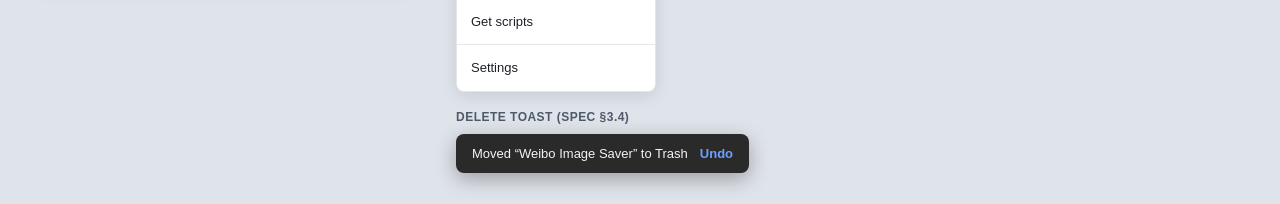
<file: draft/html/popup.html>
<!DOCTYPE html>
<html lang="en">
<head>
<meta charset="UTF-8">
<title>ScriptCat rev.4 — Popup (Site Controller)</title>
<link rel="stylesheet" href="sc.css">
<style>
  .popup { width: 384px; font-size: 14px; }
  .pp-header { display: flex; align-items: center; gap: 8px; height: 48px; padding: 0 12px; }
  .pp-name { font-weight: 500; }
  .pp-site { display: flex; align-items: center; gap: 8px; min-height: 40px; padding: 4px 12px; background: var(--bg2); border-top: 1px solid var(--bd); border-bottom: 1px solid var(--bd); }
  .pp-row { display: flex; align-items: center; gap: 10px; min-height: 40px; padding: 2px 12px; }
  .pp-row .name { flex: 1; min-width: 0; }
  .errline { font-size: 12px; color: var(--err); margin: -6px 12px 6px 54px; overflow: hidden; text-overflow: ellipsis; white-space: nowrap; }
  .pp-footer { display: flex; align-items: center; gap: 8px; height: 40px; padding: 0 12px; border-top: 1px solid var(--bd); font-size: 12px; }
  .pp-list { max-height: 360px; }
  .chev { font-size: 10px; color: var(--t2); }
  .pp-search { margin: 6px 12px; height: 32px; display: flex; align-items: center; gap: 8px; padding: 0 10px; border: 1px solid var(--bd); border-radius: 4px; color: var(--t2); font-size: 13px; background: var(--bg1); }
  .menu { width: 200px; padding: 6px 0; font-size: 13px; }
  .menu .mi { display: flex; align-items: center; gap: 8px; padding: 7px 14px; }
  .menu .mi:hover { background: var(--bg2); }
  .menu .mi.danger { color: var(--err); }
  .menu .sep { margin: 6px 0; }
  .empty { padding: 36px 24px; text-align: center; }
</style>
</head>
<body>
<div class="board-title">Popup — Site Controller</div>
<div class="board-sub">Per <code>design/POPUP.md</code> · SPEC §5. 384 px fixed width, 600 px max height; header → site strip (per-site switch) → one banner → groups with counts → footer. One switch, one state word, at most one attention badge per row (SPEC §3.2). <a class="back" href="index.html">← All boards</a></div>

<div class="board">

  <!-- ============ FRAME 1: Light, default ============ -->
  <div class="frame-wrap t-light">
    <div class="frame-label">1 · Default — Light (bilibili.com, error + reload banner)</div>
    <div class="popup surface">
      <!-- Header 48px -->
      <div class="pp-header">
        <span class="logo">SC</span><span class="pp-name">ScriptCat</span>
        <span style="flex:1"></span>
        <span class="sw on" title="Enable ScriptCat"></span>
        <span class="icon-btn">⋮</span>
      </div>
      <!-- Site strip 40px -->
      <div class="pp-site">
        <span class="favicon" style="background:#00a1d6"></span>
        <span class="ell" style="max-width:140px">www.bilibili.com</span>
        <span class="sw sm on" title="Run scripts on www.bilibili.com"></span>
        <span style="flex:1"></span>
        <span class="t2" style="font-size:12px">3 running</span>
        <span class="badge b-err">1 error</span>
      </div>
      <!-- Contextual banner -->
      <div class="banner bn-info">Reload to apply changes <span style="flex:1"></span><span class="btn btn-pri btn-sm">Reload</span></div>
      <!-- Group 1 -->
      <div class="pp-list">
        <div class="ghead"><span class="chev">▾</span> Running on this page <span class="count">(3)</span></div>
        <div class="pp-row">
          <span class="sw on"></span>
          <span class="name ell">Bilibili Evolved</span>
          <span class="state st-run">Running</span>
          <span class="icon-btn" title="Edit">✎</span><span class="icon-btn">⋮</span>
        </div>
        <div class="pp-row">
          <span class="sw on"></span>
          <span class="name ell">Bilibili Subtitle Downloader</span>
          <span class="state st-run">Running</span>
          <span class="icon-btn" title="Edit">✎</span><span class="icon-btn">⋮</span>
        </div>
        <div class="pp-row">
          <span class="sw on"></span>
          <span class="name ell">AdGuard Extra</span>
          <span class="badge b-err">Error</span>
          <span class="icon-btn" title="Edit">✎</span><span class="icon-btn">⋮</span>
        </div>
        <div class="errline">TypeError: Cannot read properties of undefined (reading 'querySel…</div>
        <!-- Group 2 -->
        <div class="ghead"><span class="chev">▾</span> Background &amp; scheduled <span class="count">(2)</span></div>
        <div class="pp-row">
          <span class="sw on"></span>
          <span class="name ell">RSS Watcher</span>
          <span class="state st-run">Running</span>
          <span class="icon-btn" title="Stop">⏹</span><span class="icon-btn">⋮</span>
        </div>
        <div class="pp-row">
          <span class="sw on"></span>
          <span class="name ell">Daily Backup to WebDAV</span>
          <span class="state st-idle">Idle · 02:00</span>
          <span class="icon-btn" title="Run once">▶</span><span class="icon-btn">⋮</span>
        </div>
        <!-- Group 3 collapsed -->
        <div class="ghead"><span class="chev">▸</span> Other scripts <span class="count">(24)</span></div>
      </div>
      <!-- Footer 40px -->
      <div class="pp-footer">
        <span class="t2">v2.0.0</span><span style="flex:1"></span>
        <span style="color:var(--p)">Get scripts for this site</span>
        <span class="btn btn-text btn-sm" style="font-weight:600">Open Manager</span>
      </div>
    </div>
  </div>

  <!-- ============ FRAME 2: Dark, default ============ -->
  <div class="frame-wrap t-dark">
    <div class="frame-label">2 · Default — Dark</div>
    <div class="popup surface">
      <div class="pp-header">
        <span class="logo">SC</span><span class="pp-name">ScriptCat</span>
        <span style="flex:1"></span>
        <span class="sw on"></span><span class="icon-btn">⋮</span>
      </div>
      <div class="pp-site">
        <span class="favicon" style="background:#00a1d6"></span>
        <span class="ell" style="max-width:140px">www.bilibili.com</span>
        <span class="sw sm on"></span>
        <span style="flex:1"></span>
        <span class="t2" style="font-size:12px">3 running</span>
        <span class="badge b-err">1 error</span>
      </div>
      <div class="pp-list">
        <div class="ghead"><span class="chev">▾</span> Running on this page <span class="count">(3)</span></div>
        <div class="pp-row"><span class="sw on"></span><span class="name ell">Bilibili Evolved</span><span class="state st-run">Running</span><span class="icon-btn">✎</span><span class="icon-btn">⋮</span></div>
        <div class="pp-row"><span class="sw on"></span><span class="name ell">Bilibili Subtitle Downloader</span><span class="state st-run">Running</span><span class="icon-btn">✎</span><span class="icon-btn">⋮</span></div>
        <div class="pp-row"><span class="sw on"></span><span class="name ell">AdGuard Extra</span><span class="badge b-err">Error</span><span class="icon-btn">✎</span><span class="icon-btn">⋮</span></div>
        <div class="errline">TypeError: Cannot read properties of undefined (reading 'querySel…</div>
        <div class="ghead"><span class="chev">▾</span> Background &amp; scheduled <span class="count">(2)</span></div>
        <div class="pp-row"><span class="sw on"></span><span class="name ell">RSS Watcher</span><span class="state st-run">Running</span><span class="icon-btn">⏹</span><span class="icon-btn">⋮</span></div>
        <div class="pp-row"><span class="sw on"></span><span class="name ell">Daily Backup to WebDAV</span><span class="state st-idle">Idle · 02:00</span><span class="icon-btn">▶</span><span class="icon-btn">⋮</span></div>
        <div class="ghead"><span class="chev">▸</span> Other scripts <span class="count">(24)</span></div>
      </div>
      <div class="pp-footer">
        <span class="t2">v2.0.0</span><span style="flex:1"></span>
        <span style="color:var(--p)">Get scripts for this site</span>
        <span class="btn btn-text btn-sm" style="font-weight:600">Open Manager</span>
      </div>
    </div>
  </div>

  <!-- ============ FRAME 3: Many scripts ============ -->
  <div class="frame-wrap t-light">
    <div class="frame-label">3 · Many-scripts state (search pinned, virtualized, View all)</div>
    <div class="popup surface">
      <div class="pp-header">
        <span class="logo">SC</span><span class="pp-name">ScriptCat</span>
        <span style="flex:1"></span><span class="sw on"></span><span class="icon-btn">⋮</span>
      </div>
      <div class="pp-site">
        <span class="favicon" style="background:#ff4500"></span>
        <span class="ell" style="max-width:140px">www.reddit.com</span>
        <span class="sw sm on"></span>
        <span style="flex:1"></span><span class="t2" style="font-size:12px">2 running</span>
      </div>
      <div class="pp-search">🔍 <span>Search scripts…</span></div>
      <div class="pp-list scrollhint">
        <div class="ghead"><span class="chev">▾</span> Running on this page <span class="count">(2)</span></div>
        <div class="pp-row"><span class="sw on"></span><span class="name ell">Reddit Enhancement Suite</span><span class="state st-run">Running</span><span class="icon-btn">✎</span><span class="icon-btn">⋮</span></div>
        <div class="pp-row"><span class="sw on"></span><span class="name ell">Old Reddit Redirect</span><span class="state st-run">Running</span><span class="icon-btn">✎</span><span class="icon-btn">⋮</span></div>
        <div class="ghead"><span class="chev">▾</span> Background &amp; scheduled <span class="count">(2)</span></div>
        <div class="pp-row"><span class="sw on"></span><span class="name ell">RSS Watcher</span><span class="state st-run">Running</span><span class="icon-btn">⏹</span><span class="icon-btn">⋮</span></div>
        <div class="pp-row"><span class="sw on"></span><span class="name ell">Daily Backup to WebDAV</span><span class="state st-idle">Idle · 02:00</span><span class="icon-btn">▶</span><span class="icon-btn">⋮</span></div>
        <div class="ghead"><span class="chev">▾</span> Other scripts <span class="count">(38)</span></div>
        <div class="pp-row"><span class="sw on"></span><span class="name ell t2">AutoPagerize</span><span class="state st-idle">Idle</span><span class="icon-btn">✎</span><span class="icon-btn">⋮</span></div>
        <div class="pp-row"><span class="sw on"></span><span class="name ell t2">GitHub Dark Mode</span><span class="badge b-warn">Update waiting</span><span class="icon-btn">✎</span><span class="icon-btn">⋮</span></div>
        <div class="pp-row"><span class="sw"></span><span class="name ell t2">Weibo Image Saver</span><span class="state st-off"></span><span class="icon-btn">✎</span><span class="icon-btn">⋮</span></div>
        <div class="row" style="height:36px;justify-content:center"><span style="color:var(--p);font-size:13px">View all in Manager →</span></div>
      </div>
      <div class="pp-footer">
        <span class="t2">v2.0.0</span><span style="flex:1"></span>
        <span style="color:var(--p)">Get scripts for this site</span>
        <span class="btn btn-text btn-sm" style="font-weight:600">Open Manager</span>
      </div>
    </div>
  </div>

  <!-- ============ FRAME 4: Site switched off ============ -->
  <div class="frame-wrap t-light">
    <div class="frame-label">4 · Per-site switch off (remembered; groups collapsed)</div>
    <div class="popup surface">
      <div class="pp-header">
        <span class="logo">SC</span><span class="pp-name">ScriptCat</span>
        <span style="flex:1"></span><span class="sw on"></span><span class="icon-btn">⋮</span>
      </div>
      <div class="pp-site">
        <span class="favicon" style="background:#00a1d6"></span>
        <span class="ell t2" style="max-width:140px">www.bilibili.com</span>
        <span class="sw sm" title="Run scripts on www.bilibili.com"></span>
        <span style="flex:1"></span>
        <span class="t2" style="font-size:12px">0 running</span>
      </div>
      <div class="banner bn-neutral">ScriptCat is off on www.bilibili.com. <span style="flex:1"></span><span class="btn btn-ghost btn-sm">Turn back on</span></div>
      <div class="ghead"><span class="chev">▸</span> Background &amp; scheduled <span class="count">(2)</span></div>
      <div class="ghead"><span class="chev">▸</span> Other scripts <span class="count">(27)</span></div>
      <div class="pp-footer">
        <span class="t2">v2.0.0</span><span style="flex:1"></span>
        <span style="color:var(--p)">Get scripts for this site</span>
        <span class="btn btn-text btn-sm" style="font-weight:600">Open Manager</span>
      </div>
    </div>
  </div>

  <!-- ============ FRAME 5: First run ============ -->
  <div class="frame-wrap t-light">
    <div class="frame-label">5 · First run (designed empty state, SPEC §13.1)</div>
    <div class="popup surface">
      <div class="pp-header">
        <span class="logo">SC</span><span class="pp-name">ScriptCat</span>
        <span style="flex:1"></span><span class="sw on"></span><span class="icon-btn">⋮</span>
      </div>
      <div class="empty">
        <div class="logo" style="width:48px;height:48px;border-radius:12px;font-size:22px;margin:0 auto 16px">SC</div>
        <div style="margin-bottom:16px">Scripts customize the websites you visit.</div>
        <div style="display:flex;gap:8px;justify-content:center">
          <span class="btn btn-pri">Get scripts</span>
          <span class="btn btn-ghost">Create script</span>
        </div>
      </div>
      <div class="pp-footer">
        <span class="t2">v2.0.0</span><span style="flex:1"></span>
        <span class="btn btn-text btn-sm" style="font-weight:600">Open Manager</span>
      </div>
    </div>
  </div>

  <!-- ============ FRAME 6: Row ⋮ menu ============ -->
  <div class="frame-wrap t-light">
    <div class="frame-label">6 · Row ⋮ menu (fixed order; delete → trash, no dialog)</div>
    <div class="surface menu">
      <div class="mi">View activity</div>
      <div class="mi">View logs</div>
      <div class="mi">Check for updates</div>
      <div class="mi">Exclude on this site</div>
      <div class="sep"></div>
      <div class="mi danger">Delete</div>
    </div>
    <div style="height:16px"></div>
    <div class="frame-label">Header ⋮ menu</div>
    <div class="surface menu">
      <div class="mi">Create new script</div>
      <div class="mi">Develop on this page</div>
      <div class="mi">Get scripts</div>
      <div class="sep"></div>
      <div class="mi">Settings</div>
    </div>
    <div style="height:16px"></div>
    <div class="frame-label">Delete toast (SPEC §3.4)</div>
    <div class="toast">Moved “Weibo Image Saver” to Trash <span class="undo">Undo</span></div>
  </div>

</div>
</body>
</html>
</file>
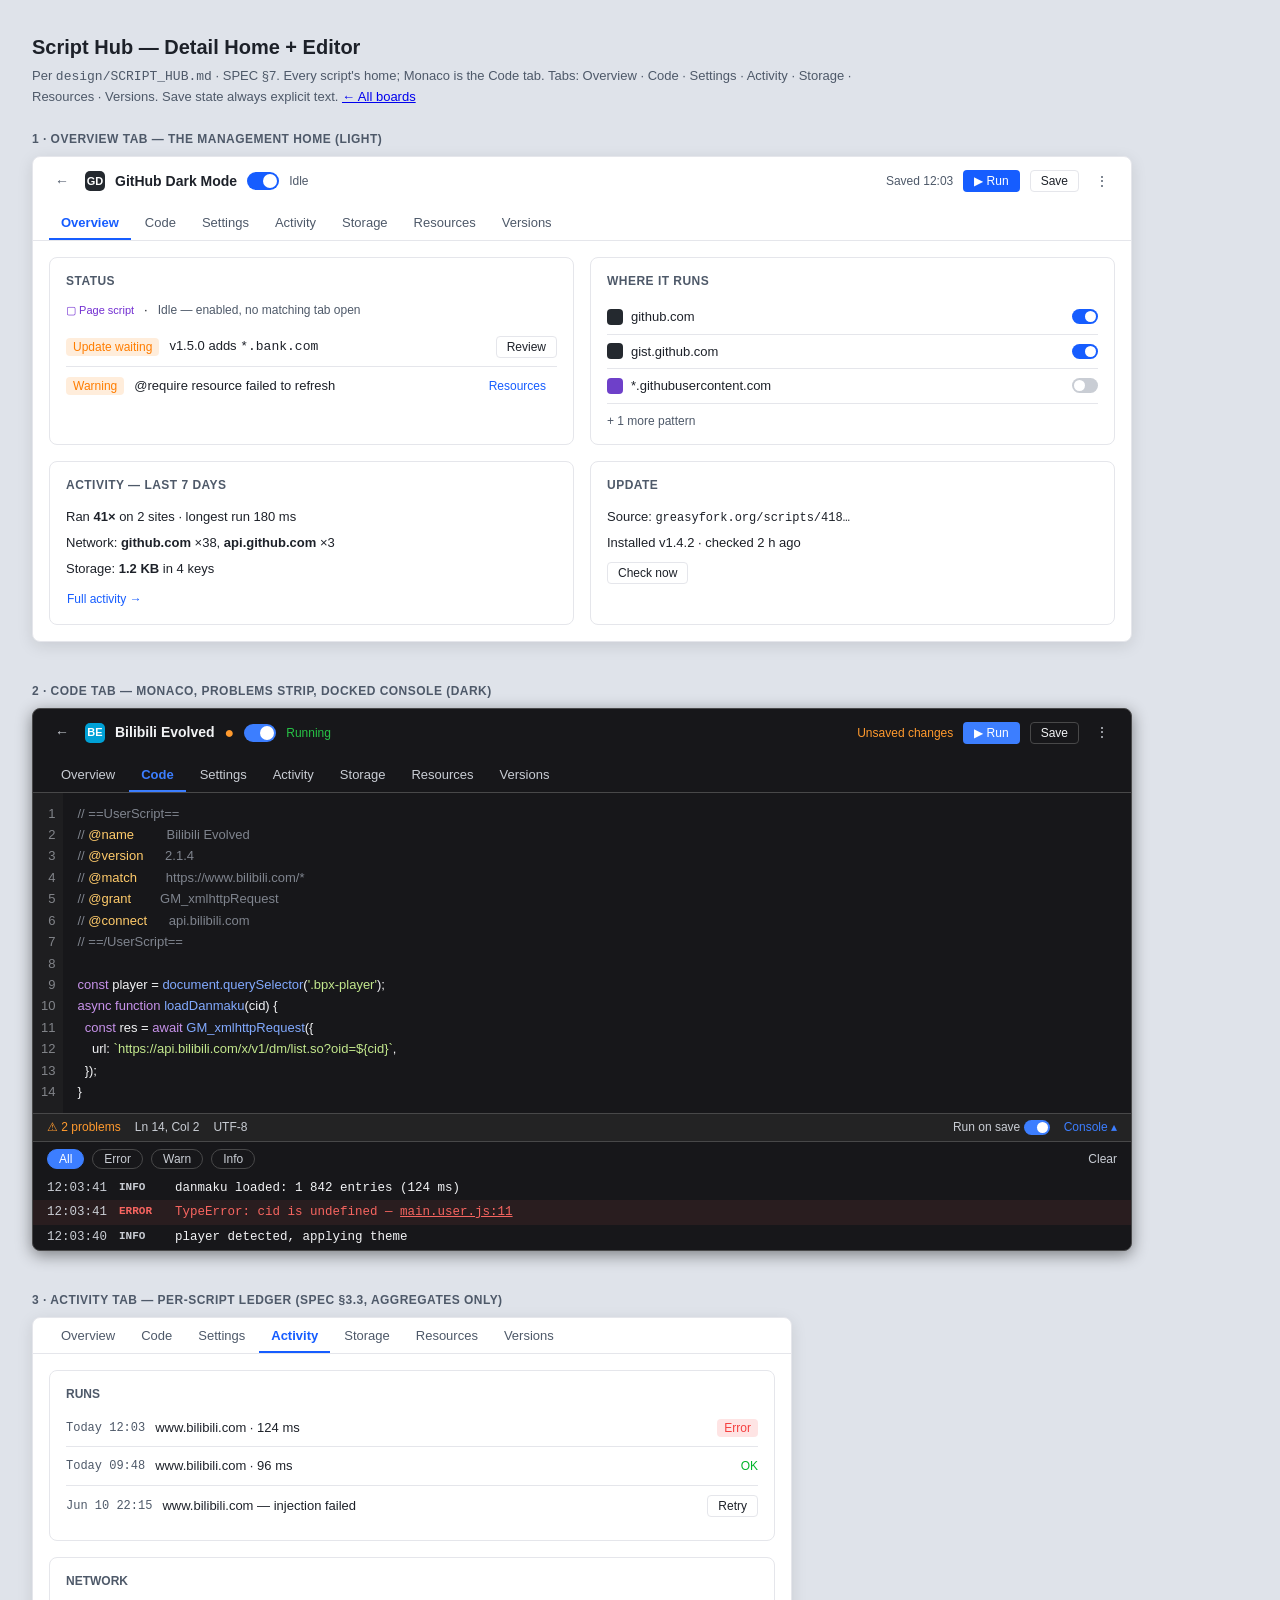
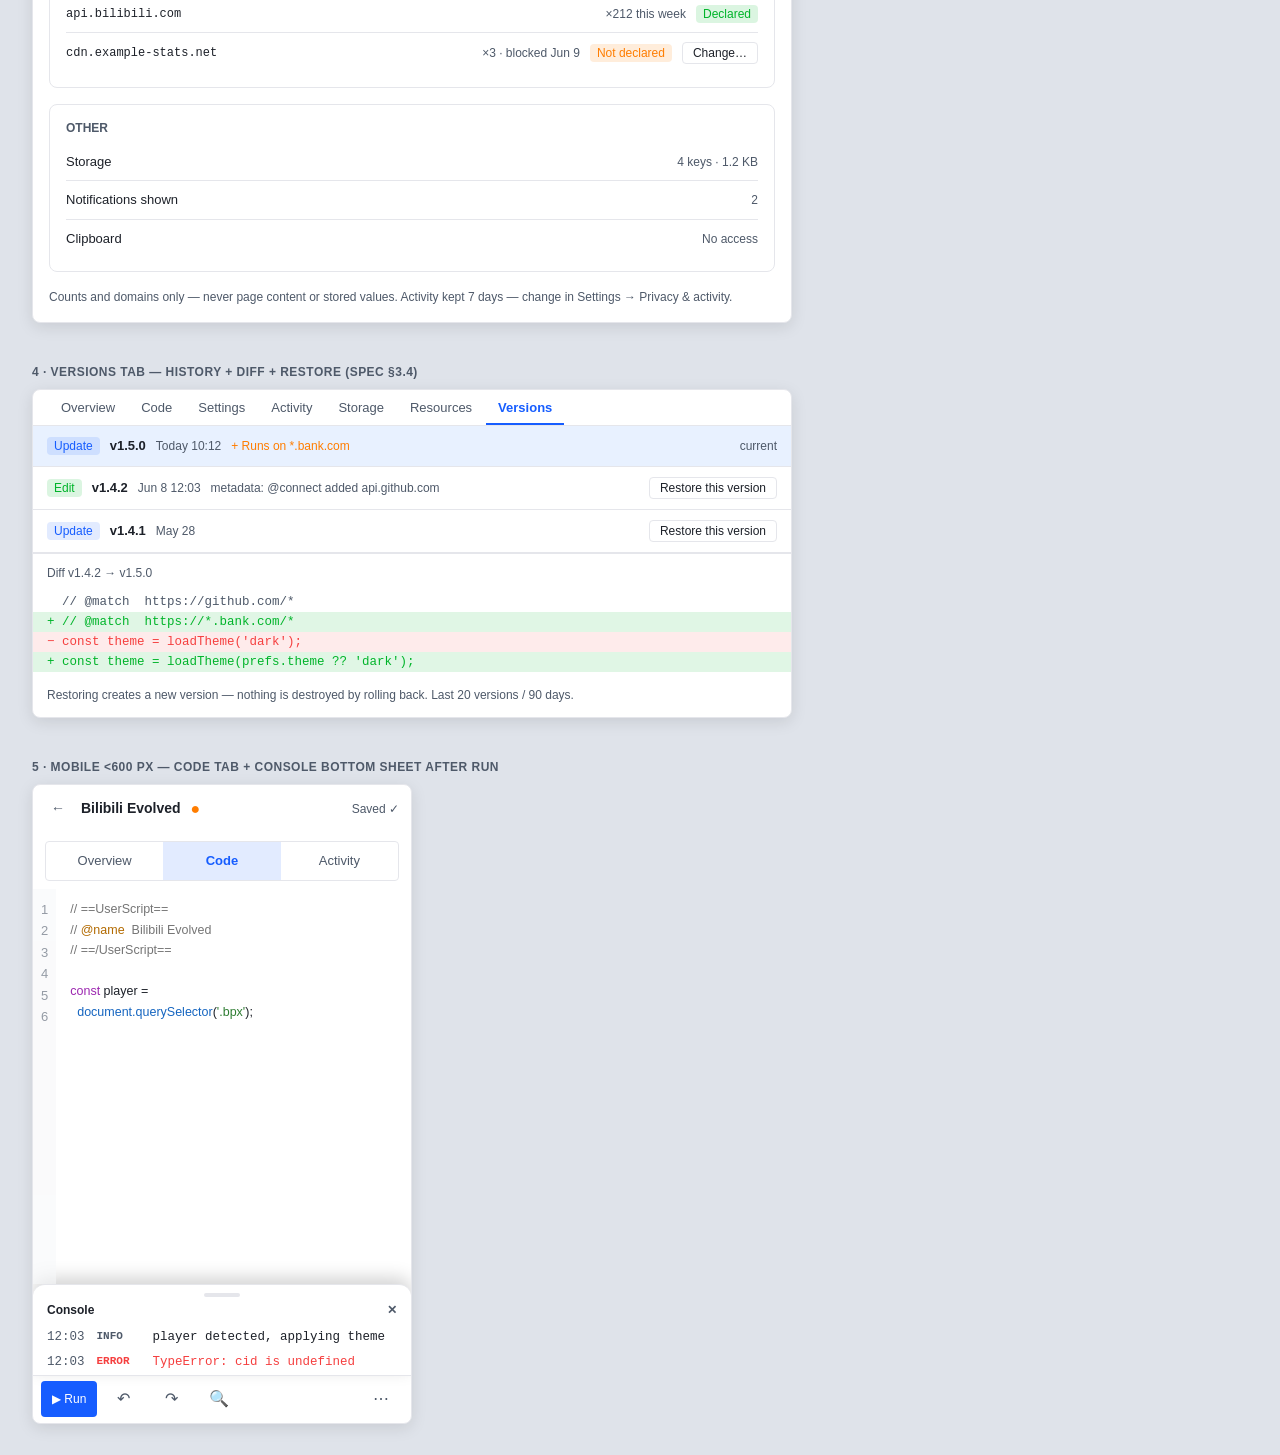
<file: draft/html/script-hub.html>
<!DOCTYPE html>
<html lang="en">
<head>
<meta charset="UTF-8">
<title>ScriptCat rev.4 — Script Hub</title>
<link rel="stylesheet" href="sc.css">
<style>
  .hub { width: 1100px; display: flex; flex-direction: column; }
  .hub-top { display: flex; align-items: center; gap: 10px; height: 48px; padding: 0 16px; }
  .hub-tabs { display: flex; gap: 2px; height: 36px; padding: 0 16px; border-bottom: 1px solid var(--bd); font-size: 13px; }
  .hub-tabs span { padding: 8px 12px; color: var(--t2); border-bottom: 2px solid transparent; }
  .hub-tabs .on { color: var(--p); font-weight: 600; border-bottom-color: var(--p); }
  .savetxt { font-size: 12px; color: var(--t2); }
  .dirty { color: var(--warn); font-size: 16px; line-height: 1; }
  .ov { display: grid; grid-template-columns: 1fr 1fr; gap: 16px; padding: 16px; }
  .ov .card { padding: 14px 16px; }
  .ov h4 { font-size: 12px; font-weight: 600; color: var(--t2); text-transform: uppercase; letter-spacing: .04em; margin-bottom: 10px; }
  .attn { display: flex; align-items: center; gap: 10px; padding: 8px 0; font-size: 13px; border-bottom: 1px solid var(--bd); }
  .attn:last-child { border-bottom: none; }
  .siterow { display: flex; align-items: center; gap: 8px; padding: 7px 0; font-size: 13px; border-bottom: 1px solid var(--bd); }
  .siterow:last-child { border-bottom: none; }
  /* code */
  .code { display: flex; font-size: 13px; line-height: 1.65; }
  .lnums { padding: 10px 8px; text-align: right; color: var(--t2); opacity: .6; user-select: none; background: var(--bg2); }
  .csrc { padding: 10px 14px; white-space: pre; overflow: hidden; flex: 1; }
  .t-dark .c-kw { color: #c792ea; } .t-dark .c-str { color: #c3e88d; } .t-dark .c-com { color: #7f848e; } .t-dark .c-fn { color: #82aaff; } .t-dark .c-meta { color: #ffcb6b; }
  .t-light .c-kw { color: #9c27b0; } .t-light .c-str { color: #2e7d32; } .t-light .c-com { color: #757575; } .t-light .c-fn { color: #1565c0; } .t-light .c-meta { color: #b26a00; }
  .statusbar { display: flex; align-items: center; gap: 14px; height: 28px; padding: 0 14px; border-top: 1px solid var(--bd); font-size: 12px; color: var(--t2); background: var(--bg2); }
  .console { border-top: 1px solid var(--bd); }
  .con-head { display: flex; align-items: center; gap: 8px; height: 34px; padding: 0 14px; font-size: 12px; }
  .con-row { display: flex; gap: 12px; padding: 3px 14px; font-size: 12.5px; }
  .lvl { width: 44px; flex: none; font-weight: 600; font-size: 11px; }
  /* activity */
  .act-row { display: flex; align-items: center; gap: 10px; padding: 9px 0; font-size: 13px; border-bottom: 1px solid var(--bd); }
  .act-row:last-child { border-bottom: none; }
  /* versions */
  .ver { display: flex; align-items: center; gap: 10px; padding: 10px 14px; font-size: 13px; border-bottom: 1px solid var(--bd); }
  .ver.sel { background: var(--sel); }
  .diff { font-size: 12.5px; line-height: 1.6; }
  .diff div { padding: 0 14px; white-space: pre; }
  .d-add { background: color-mix(in srgb, var(--ok) 12%, transparent); color: var(--ok); }
  .d-del { background: color-mix(in srgb, var(--err) 10%, transparent); color: var(--err); }
  /* mobile */
  .mhub { width: 380px; height: 640px; display: flex; flex-direction: column; }
  .mseg { display: flex; margin: 8px 12px; border: 1px solid var(--bd); border-radius: 4px; overflow: hidden; height: 40px; font-size: 13px; }
  .mseg div { flex: 1; display: flex; align-items: center; justify-content: center; color: var(--t2); }
  .mseg .on { background: color-mix(in srgb, var(--p) 12%, transparent); color: var(--p); font-weight: 600; }
  .mtools { margin-top: auto; display: flex; align-items: center; gap: 4px; height: 48px; border-top: 1px solid var(--bd); padding: 0 8px; }
  .mtools .icon-btn { width: 44px; height: 44px; font-size: 16px; }
  .sheet { border-radius: 12px 12px 0 0; border-top: 1px solid var(--bd); background: var(--bg1); box-shadow: 0 -6px 18px rgba(0,0,0,.18); }
  .grip { width: 36px; height: 4px; border-radius: 2px; background: var(--bd); margin: 8px auto 4px; }
</style>
</head>
<body>
<div class="board-title">Script Hub — Detail Home + Editor</div>
<div class="board-sub">Per <code>design/SCRIPT_HUB.md</code> · SPEC §7. Every script's home; Monaco is the Code tab. Tabs: Overview · Code · Settings · Activity · Storage · Resources · Versions. Save state always explicit text. <a class="back" href="index.html">← All boards</a></div>

<div class="board">

  <!-- ============ FRAME 1: Overview ============ -->
  <div class="frame-wrap t-light">
    <div class="frame-label">1 · Overview tab — the management home (Light)</div>
    <div class="surface hub">
      <div class="hub-top">
        <span class="icon-btn">←</span>
        <span class="appicon" style="background:#24292f">GD</span>
        <b>GitHub Dark Mode</b>
        <span class="sw on"></span>
        <span class="state st-idle">Idle</span>
        <span style="flex:1"></span>
        <span class="savetxt">Saved 12:03</span>
        <span class="btn btn-pri btn-sm">▶ Run</span>
        <span class="btn btn-ghost btn-sm">Save</span>
        <span class="icon-btn">⋮</span>
      </div>
      <div class="hub-tabs">
        <span class="on">Overview</span><span>Code</span><span>Settings</span><span>Activity</span><span>Storage</span><span>Resources</span><span>Versions</span>
      </div>
      <div class="ov">
        <div class="card">
          <h4>Status</h4>
          <div style="display:flex;align-items:center;gap:10px;font-size:13px;margin-bottom:8px">
            <span class="kind">▢ Page script</span> · <span class="state st-idle">Idle — enabled, no matching tab open</span>
          </div>
          <div class="attn"><span class="badge b-warn">Update waiting</span><span style="flex:1">v1.5.0 adds <span class="mono">*.bank.com</span></span><span class="btn btn-ghost btn-sm">Review</span></div>
          <div class="attn"><span class="badge b-warn">Warning</span><span style="flex:1">@require resource failed to refresh</span><span class="btn btn-text btn-sm">Resources</span></div>
        </div>
        <div class="card">
          <h4>Where it runs</h4>
          <div class="siterow"><span class="favicon" style="background:#24292f"></span><span style="flex:1">github.com</span><span class="sw sm on"></span></div>
          <div class="siterow"><span class="favicon" style="background:#24292f"></span><span style="flex:1">gist.github.com</span><span class="sw sm on"></span></div>
          <div class="siterow"><span class="favicon" style="background:#6e40c9"></span><span style="flex:1">*.githubusercontent.com</span><span class="sw sm"></span></div>
          <div class="t2" style="font-size:12px;padding-top:8px">+ 1 more pattern</div>
        </div>
        <div class="card">
          <h4>Activity — last 7 days</h4>
          <div style="font-size:13px;line-height:2">
            Ran <b>41×</b> on 2 sites · longest run 180 ms<br>
            Network: <b>github.com</b> ×38, <b>api.github.com</b> ×3<br>
            Storage: <b>1.2 KB</b> in 4 keys
          </div>
          <div style="padding-top:6px"><span class="btn btn-text btn-sm" style="padding-left:0">Full activity →</span></div>
        </div>
        <div class="card">
          <h4>Update</h4>
          <div style="font-size:13px;line-height:2">
            Source: <span class="mono" style="font-size:12px">greasyfork.org/scripts/418…</span><br>
            Installed v1.4.2 · checked 2 h ago
          </div>
          <div style="padding-top:6px"><span class="btn btn-ghost btn-sm">Check now</span></div>
        </div>
      </div>
    </div>
  </div>

  <!-- ============ FRAME 2: Code + console, dark ============ -->
  <div class="frame-wrap t-dark">
    <div class="frame-label">2 · Code tab — Monaco, problems strip, docked console (Dark)</div>
    <div class="surface hub">
      <div class="hub-top">
        <span class="icon-btn">←</span>
        <span class="appicon" style="background:#00a1d6">BE</span>
        <b>Bilibili Evolved</b>
        <span class="dirty">●</span>
        <span class="sw on"></span>
        <span class="state st-run">Running</span>
        <span style="flex:1"></span>
        <span class="savetxt" style="color:var(--warn)">Unsaved changes</span>
        <span class="btn btn-pri btn-sm">▶ Run</span>
        <span class="btn btn-ghost btn-sm">Save</span>
        <span class="icon-btn">⋮</span>
      </div>
      <div class="hub-tabs">
        <span>Overview</span><span class="on">Code</span><span>Settings</span><span>Activity</span><span>Storage</span><span>Resources</span><span>Versions</span>
      </div>
      <div class="code">
        <div class="lnums">1<br>2<br>3<br>4<br>5<br>6<br>7<br>8<br>9<br>10<br>11<br>12<br>13<br>14</div>
        <div class="csrc"><span class="c-com">// ==UserScript==</span>
<span class="c-com">// <span class="c-meta">@name</span>         Bilibili Evolved</span>
<span class="c-com">// <span class="c-meta">@version</span>      2.1.4</span>
<span class="c-com">// <span class="c-meta">@match</span>        https://www.bilibili.com/*</span>
<span class="c-com">// <span class="c-meta">@grant</span>        GM_xmlhttpRequest</span>
<span class="c-com">// <span class="c-meta">@connect</span>      api.bilibili.com</span>
<span class="c-com">// ==/UserScript==</span>

<span class="c-kw">const</span> player = <span class="c-fn">document.querySelector</span>(<span class="c-str">'.bpx-player'</span>);
<span class="c-kw">async function</span> <span class="c-fn">loadDanmaku</span>(cid) {
  <span class="c-kw">const</span> res = <span class="c-kw">await</span> <span class="c-fn">GM_xmlhttpRequest</span>({
    url: <span class="c-str">`https://api.bilibili.com/x/v1/dm/list.so?oid=${cid}`</span>,
  });
}</div>
      </div>
      <div class="statusbar">
        <span style="color:var(--warn)">⚠ 2 problems</span>
        <span>Ln 14, Col 2</span>
        <span>UTF-8</span>
        <span style="flex:1"></span>
        <span>Run on save <span class="sw sm on" style="vertical-align:middle"></span></span>
        <span style="color:var(--p)">Console ▴</span>
      </div>
      <div class="console">
        <div class="con-head">
          <span class="chip sel" style="line-height:18px">All</span><span class="chip" style="line-height:18px">Error</span><span class="chip" style="line-height:18px">Warn</span><span class="chip" style="line-height:18px">Info</span>
          <span style="flex:1"></span><span class="t2">Clear</span>
        </div>
        <div class="con-row mono"><span class="t2">12:03:41</span><span class="lvl" style="color:var(--t2)">INFO</span><span>danmaku loaded: 1 842 entries (124 ms)</span></div>
        <div class="con-row mono" style="background:color-mix(in srgb,var(--err) 8%,transparent)"><span class="t2">12:03:41</span><span class="lvl" style="color:var(--err)">ERROR</span><span style="color:var(--err)">TypeError: cid is undefined — <u>main.user.js:11</u></span></div>
        <div class="con-row mono"><span class="t2">12:03:40</span><span class="lvl" style="color:var(--t2)">INFO</span><span>player detected, applying theme</span></div>
      </div>
    </div>
  </div>

  <!-- ============ FRAME 3: Activity tab ============ -->
  <div class="frame-wrap t-light">
    <div class="frame-label">3 · Activity tab — per-script ledger (SPEC §3.3, aggregates only)</div>
    <div class="surface hub" style="width:760px">
      <div class="hub-tabs" style="border-top:none">
        <span>Overview</span><span>Code</span><span>Settings</span><span class="on">Activity</span><span>Storage</span><span>Resources</span><span>Versions</span>
      </div>
      <div style="padding:16px;display:flex;flex-direction:column;gap:16px">
        <div class="card" style="padding:14px 16px">
          <h4 style="font-size:12px;font-weight:600;color:var(--t2);text-transform:uppercase;margin-bottom:6px">Runs</h4>
          <div class="act-row"><span class="t2 mono" style="font-size:12px">Today 12:03</span><span style="flex:1">www.bilibili.com · 124 ms</span><span class="badge b-err">Error</span></div>
          <div class="act-row"><span class="t2 mono" style="font-size:12px">Today 09:48</span><span style="flex:1">www.bilibili.com · 96 ms</span><span class="state st-run">OK</span></div>
          <div class="act-row"><span class="t2 mono" style="font-size:12px">Jun 10 22:15</span><span style="flex:1">www.bilibili.com — injection failed</span><span class="btn btn-ghost btn-sm">Retry</span></div>
        </div>
        <div class="card" style="padding:14px 16px">
          <h4 style="font-size:12px;font-weight:600;color:var(--t2);text-transform:uppercase;margin-bottom:6px">Network</h4>
          <div class="act-row"><span class="mono" style="font-size:12px;flex:1">api.bilibili.com</span><span class="t2" style="font-size:12px">×212 this week</span><span class="badge b-ok">Declared</span></div>
          <div class="act-row"><span class="mono" style="font-size:12px;flex:1">cdn.example-stats.net</span><span class="t2" style="font-size:12px">×3 · blocked Jun 9</span><span class="badge b-warn">Not declared</span><span class="btn btn-ghost btn-sm">Change…</span></div>
        </div>
        <div class="card" style="padding:14px 16px">
          <h4 style="font-size:12px;font-weight:600;color:var(--t2);text-transform:uppercase;margin-bottom:6px">Other</h4>
          <div class="act-row"><span style="flex:1">Storage</span><span class="t2" style="font-size:12px">4 keys · 1.2 KB</span></div>
          <div class="act-row"><span style="flex:1">Notifications shown</span><span class="t2" style="font-size:12px">2</span></div>
          <div class="act-row"><span style="flex:1">Clipboard</span><span class="t2" style="font-size:12px">No access</span></div>
        </div>
        <div class="t2" style="font-size:12px">Counts and domains only — never page content or stored values. Activity kept 7 days — change in Settings → Privacy &amp; activity.</div>
      </div>
    </div>
  </div>

  <!-- ============ FRAME 4: Versions tab ============ -->
  <div class="frame-wrap t-light">
    <div class="frame-label">4 · Versions tab — history + diff + restore (SPEC §3.4)</div>
    <div class="surface hub" style="width:760px">
      <div class="hub-tabs" style="border-top:none">
        <span>Overview</span><span>Code</span><span>Settings</span><span>Activity</span><span>Storage</span><span>Resources</span><span class="on">Versions</span>
      </div>
      <div class="ver sel"><span class="badge b-info">Update</span><b>v1.5.0</b><span class="t2" style="font-size:12px">Today 10:12</span><span style="flex:1;color:var(--warn);font-size:12px">+ Runs on *.bank.com</span><span class="t2" style="font-size:12px">current</span></div>
      <div class="ver"><span class="badge b-ok">Edit</span><b>v1.4.2</b><span class="t2" style="font-size:12px">Jun 8 12:03</span><span class="t2" style="flex:1;font-size:12px">metadata: @connect added api.github.com</span><span class="btn btn-ghost btn-sm">Restore this version</span></div>
      <div class="ver"><span class="badge b-info">Update</span><b>v1.4.1</b><span class="t2" style="font-size:12px">May 28</span><span style="flex:1"></span><span class="btn btn-ghost btn-sm">Restore this version</span></div>
      <div class="sep"></div>
      <div style="padding:10px 14px;font-size:12px;color:var(--t2)">Diff v1.4.2 → v1.5.0</div>
      <div class="diff mono">
        <div class="t2">  // @match  https://github.com/*</div>
        <div class="d-add">+ // @match  https://*.bank.com/*</div>
        <div class="d-del">− const theme = loadTheme('dark');</div>
        <div class="d-add">+ const theme = loadTheme(prefs.theme ?? 'dark');</div>
      </div>
      <div style="padding:12px 14px" class="t2"><span style="font-size:12px">Restoring creates a new version — nothing is destroyed by rolling back. Last 20 versions / 90 days.</span></div>
    </div>
  </div>

  <!-- ============ FRAME 5: Mobile hub ============ -->
  <div class="frame-wrap t-light">
    <div class="frame-label">5 · Mobile &lt;600 px — Code tab + console bottom sheet after Run</div>
    <div class="surface mhub">
      <div class="hub-top" style="padding:0 12px">
        <span class="icon-btn">←</span>
        <b class="ell" style="max-width:140px">Bilibili Evolved</b>
        <span class="dirty">●</span>
        <span style="flex:1"></span>
        <span class="savetxt">Saved ✓</span>
      </div>
      <div class="mseg"><div>Overview</div><div class="on">Code</div><div>Activity</div></div>
      <div class="code" style="flex:1;overflow:hidden">
        <div class="lnums">1<br>2<br>3<br>4<br>5<br>6</div>
        <div class="csrc" style="font-size:12.5px"><span class="c-com">// ==UserScript==</span>
<span class="c-com">// <span class="c-meta">@name</span>  Bilibili Evolved</span>
<span class="c-com">// ==/UserScript==</span>

<span class="c-kw">const</span> player =
  <span class="c-fn">document.querySelector</span>(<span class="c-str">'.bpx'</span>);</div>
      </div>
      <div class="sheet">
        <div class="grip"></div>
        <div style="display:flex;align-items:center;padding:0 14px 6px;font-size:12px;font-weight:600">Console<span style="flex:1"></span><span class="t2">✕</span></div>
        <div class="con-row mono"><span class="t2">12:03</span><span class="lvl" style="color:var(--t2)">INFO</span><span class="ell">player detected, applying theme</span></div>
        <div class="con-row mono"><span class="t2">12:03</span><span class="lvl" style="color:var(--err)">ERROR</span><span class="ell" style="color:var(--err)">TypeError: cid is undefined</span></div>
      </div>
      <div class="mtools">
        <span class="btn btn-pri btn-sm" style="height:36px">▶ Run</span>
        <span class="icon-btn">↶</span><span class="icon-btn">↷</span><span class="icon-btn">🔍</span>
        <span style="flex:1"></span><span class="icon-btn">⋯</span>
      </div>
    </div>
  </div>

</div>
</body>
</html>
</file>
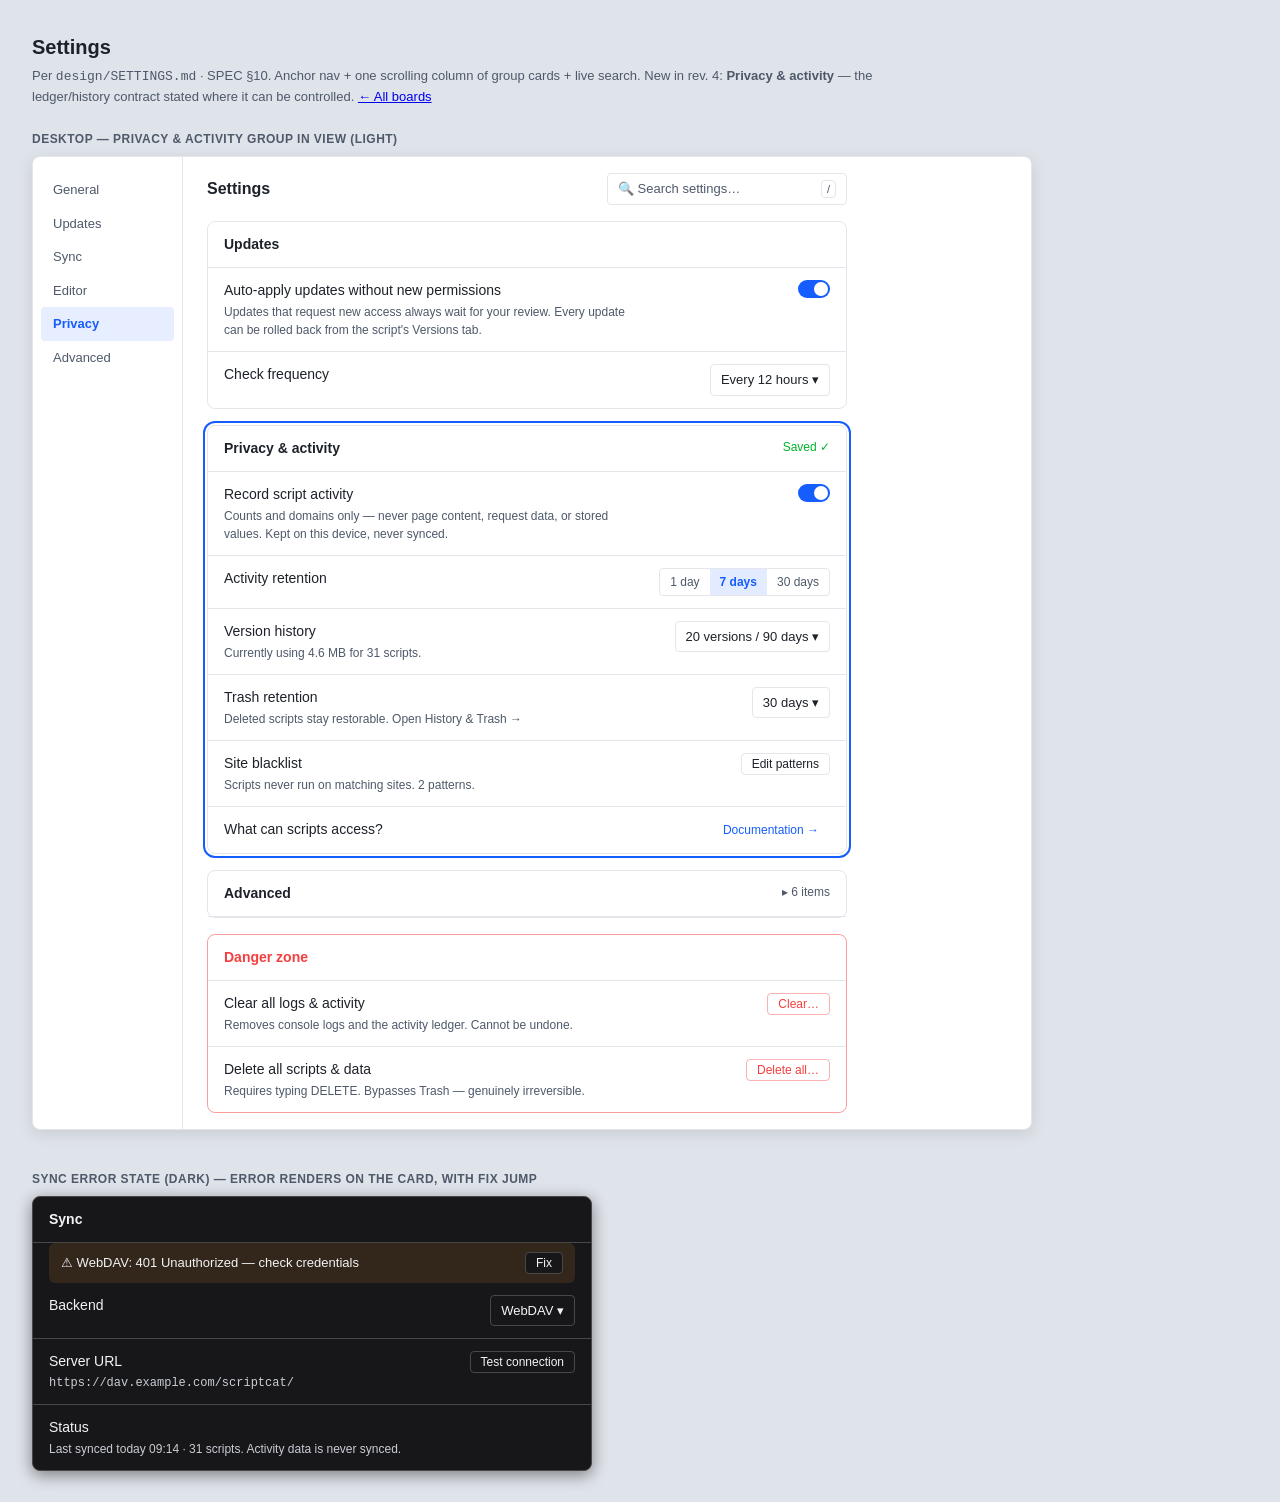
<file: draft/html/settings.html>
<!DOCTYPE html>
<html lang="en">
<head>
<meta charset="UTF-8">
<title>ScriptCat rev.4 — Settings</title>
<link rel="stylesheet" href="sc.css">
<style>
  .set { width: 1000px; display: flex; min-height: 680px; }
  .anchor { width: 150px; flex: none; padding: 16px 8px; border-right: 1px solid var(--bd); }
  .anchor div { padding: 7px 12px; font-size: 13px; color: var(--t2); border-radius: 4px; }
  .anchor .on { color: var(--p); font-weight: 600; background: color-mix(in srgb, var(--p) 10%, transparent); }
  .set-col { flex: 1; padding: 16px 24px; display: flex; flex-direction: column; gap: 16px; max-width: 688px; }
  .gcard { border: 1px solid var(--bd); border-radius: 8px; }
  .gcard h3 { font-size: 14px; font-weight: 600; padding: 12px 16px; border-bottom: 1px solid var(--bd); }
  .item { display: flex; align-items: flex-start; gap: 12px; padding: 12px 16px; border-bottom: 1px solid var(--bd); }
  .item:last-child { border-bottom: none; }
  .item .lab { flex: 1; }
  .item .lab b { font-size: 14px; font-weight: 500; }
  .item .help { font-size: 12px; color: var(--t2); margin-top: 2px; max-width: 420px; }
  .sel-ctl { font-size: 13px; border: 1px solid var(--bd); border-radius: 4px; padding: 5px 10px; color: var(--t1); white-space: nowrap; }
  .seg { display: inline-flex; border: 1px solid var(--bd); border-radius: 4px; overflow: hidden; font-size: 12px; }
  .seg span { padding: 4px 10px; color: var(--t2); }
  .seg .on { background: color-mix(in srgb, var(--p) 12%, transparent); color: var(--p); font-weight: 600; }
  .danger-card { border: 1px solid color-mix(in srgb, var(--err) 50%, transparent); border-radius: 8px; }
  .danger-card h3 { color: var(--err); font-size: 14px; font-weight: 600; padding: 12px 16px; border-bottom: 1px solid var(--bd); }
  .saved { font-size: 12px; color: var(--ok); }
  .search { display: flex; align-items: center; gap: 8px; width: 240px; height: 32px; padding: 0 10px; border: 1px solid var(--bd); border-radius: 4px; color: var(--t2); font-size: 13px; }
</style>
</head>
<body>
<div class="board-title">Settings</div>
<div class="board-sub">Per <code>design/SETTINGS.md</code> · SPEC §10. Anchor nav + one scrolling column of group cards + live search. New in rev. 4: <b>Privacy &amp; activity</b> — the ledger/history contract stated where it can be controlled. <a class="back" href="index.html">← All boards</a></div>

<div class="board">
  <div class="frame-wrap t-light">
    <div class="frame-label">Desktop — Privacy &amp; activity group in view (Light)</div>
    <div class="surface set">
      <div class="anchor">
        <div>General</div>
        <div>Updates</div>
        <div>Sync</div>
        <div>Editor</div>
        <div class="on">Privacy</div>
        <div>Advanced</div>
      </div>
      <div class="set-col">
        <div style="display:flex;align-items:center;gap:12px">
          <b style="font-size:16px">Settings</b>
          <span style="flex:1"></span>
          <div class="search">🔍 Search settings… <span style="flex:1"></span><span style="font-size:11px;border:1px solid var(--bd);border-radius:4px;padding:0 5px">/</span></div>
        </div>

        <div class="gcard">
          <h3>Updates</h3>
          <div class="item">
            <div class="lab"><b>Auto-apply updates without new permissions</b>
              <div class="help">Updates that request new access always wait for your review. Every update can be rolled back from the script's Versions tab.</div>
            </div>
            <span class="sw on"></span>
          </div>
          <div class="item">
            <div class="lab"><b>Check frequency</b></div>
            <span class="sel-ctl">Every 12 hours ▾</span>
          </div>
        </div>

        <div class="gcard" style="outline:2px solid var(--p);outline-offset:2px">
          <h3>Privacy &amp; activity <span class="saved" style="float:right;font-weight:400">Saved ✓</span></h3>
          <div class="item">
            <div class="lab"><b>Record script activity</b>
              <div class="help">Counts and domains only — never page content, request data, or stored values. Kept on this device, never synced.</div>
            </div>
            <span class="sw on"></span>
          </div>
          <div class="item">
            <div class="lab"><b>Activity retention</b></div>
            <div class="seg"><span>1 day</span><span class="on">7 days</span><span>30 days</span></div>
          </div>
          <div class="item">
            <div class="lab"><b>Version history</b>
              <div class="help">Currently using 4.6 MB for 31 scripts.</div>
            </div>
            <span class="sel-ctl">20 versions / 90 days ▾</span>
          </div>
          <div class="item">
            <div class="lab"><b>Trash retention</b>
              <div class="help">Deleted scripts stay restorable. Open History &amp; Trash →</div>
            </div>
            <span class="sel-ctl">30 days ▾</span>
          </div>
          <div class="item">
            <div class="lab"><b>Site blacklist</b>
              <div class="help">Scripts never run on matching sites. 2 patterns.</div>
            </div>
            <span class="btn btn-ghost btn-sm">Edit patterns</span>
          </div>
          <div class="item">
            <div class="lab"><b>What can scripts access?</b></div>
            <span class="btn btn-text btn-sm">Documentation →</span>
          </div>
        </div>

        <div class="gcard">
          <h3>Advanced <span class="t2" style="float:right;font-weight:400;font-size:12px">▸ 6 items</span></h3>
        </div>

        <div class="danger-card">
          <h3>Danger zone</h3>
          <div class="item">
            <div class="lab"><b>Clear all logs &amp; activity</b><div class="help">Removes console logs and the activity ledger. Cannot be undone.</div></div>
            <span class="btn btn-dgr btn-sm">Clear…</span>
          </div>
          <div class="item">
            <div class="lab"><b>Delete all scripts &amp; data</b><div class="help">Requires typing DELETE. Bypasses Trash — genuinely irreversible.</div></div>
            <span class="btn btn-dgr btn-sm">Delete all…</span>
          </div>
        </div>
      </div>
    </div>
  </div>

  <div class="frame-wrap t-dark">
    <div class="frame-label">Sync error state (Dark) — error renders on the card, with Fix jump</div>
    <div class="surface" style="width:560px">
      <div class="gcard" style="border:none">
        <h3>Sync</h3>
        <div class="banner bn-warn" style="margin:0 16px;border-radius:6px">⚠ WebDAV: 401 Unauthorized — check credentials <span style="flex:1"></span><span class="btn btn-ghost btn-sm">Fix</span></div>
        <div class="item">
          <div class="lab"><b>Backend</b></div>
          <span class="sel-ctl">WebDAV ▾</span>
        </div>
        <div class="item">
          <div class="lab"><b>Server URL</b><div class="help mono" style="font-size:12px">https://dav.example.com/scriptcat/</div></div>
          <span class="btn btn-ghost btn-sm">Test connection</span>
        </div>
        <div class="item">
          <div class="lab"><b>Status</b><div class="help">Last synced today 09:14 · 31 scripts. Activity data is never synced.</div></div>
        </div>
      </div>
    </div>
  </div>
</div>
</body>
</html>
</file>
<file: draft/html/sc.css>
/* ScriptCat rev.4 illustration drafts — shared tokens & components
   Tokens per design/README.md (SPEC §11). Light/dark via .t-light / .t-dark wrappers. */

* { box-sizing: border-box; margin: 0; padding: 0; }

body {
  background: #dfe3ea;
  font-family: -apple-system, BlinkMacSystemFont, "Segoe UI", Roboto, "Helvetica Neue", Arial, "PingFang SC", "Microsoft YaHei", sans-serif;
  font-size: 14px;
  line-height: 1.5;
  padding: 32px;
  color: #1d2129;
}

/* ---------- board chrome ---------- */
.board-title { font-size: 20px; font-weight: 700; margin-bottom: 4px; }
.board-sub { font-size: 13px; color: #4e5969; margin-bottom: 24px; max-width: 880px; }
.board { display: flex; flex-wrap: wrap; gap: 40px; align-items: flex-start; }
.frame-wrap > .frame-label { font-size: 12px; font-weight: 600; color: #4e5969; margin-bottom: 8px; text-transform: uppercase; letter-spacing: .04em; }
.board a.back { font-size: 12px; color: #165dff; text-decoration: none; }

/* ---------- themes ---------- */
.t-light {
  --p: #165dff; --ok: #00b42a; --warn: #ff7d00; --err: #f53f3f; --kind: #722ed1;
  --bg1: #ffffff; --bg2: #f7f8fa; --bg3: #f2f3f5;
  --t1: #1d2129; --t2: #4e5969; --bd: #e5e6eb;
  --sel: #e8f1ff;
}
.t-dark {
  --p: #3c7eff; --ok: #27c346; --warn: #ff9a2e; --err: #f76560; --kind: #8e51da;
  --bg1: #17171a; --bg2: #232324; --bg3: #2a2a2b;
  --t1: #f2f3f5; --t2: #c9cdd4; --bd: #484849;
  --sel: #1e2c4d;
}

.surface {
  background: var(--bg1); color: var(--t1);
  border: 1px solid var(--bd); border-radius: 8px;
  box-shadow: 0 4px 16px rgba(0,0,0,.10);
  overflow: hidden;
}
.t-dark .surface { box-shadow: 0 4px 16px rgba(0,0,0,.45); }

/* ---------- switch (full radius per SPEC §11.1) ---------- */
.sw {
  display: inline-block; flex: none; width: 32px; height: 18px; border-radius: 999px;
  background: #c9cdd4; position: relative; vertical-align: middle;
}
.t-dark .sw { background: #5f5f60; }
.sw::after {
  content: ""; position: absolute; top: 2px; left: 2px;
  width: 14px; height: 14px; border-radius: 50%; background: #fff;
}
.sw.on { background: var(--p); }
.sw.on::after { left: auto; right: 2px; }
.sw.sm { width: 26px; height: 15px; }
.sw.sm::after { width: 11px; height: 11px; }

/* ---------- status: one state word OR one attention badge (SPEC §3.2) ---------- */
.state { font-size: 12px; white-space: nowrap; }
.st-run { color: var(--ok); font-weight: 500; }
.st-idle, .st-off { color: var(--t2); }
.badge {
  display: inline-block; font-size: 12px; font-weight: 500; line-height: 18px;
  padding: 0 7px; border-radius: 4px; white-space: nowrap;
}
.b-err  { color: var(--err);  background: color-mix(in srgb, var(--err) 14%, transparent); }
.b-warn { color: var(--warn); background: color-mix(in srgb, var(--warn) 14%, transparent); }
.b-ok   { color: var(--ok);   background: color-mix(in srgb, var(--ok) 14%, transparent); }
.b-kind { color: var(--kind); background: color-mix(in srgb, var(--kind) 14%, transparent); }
.b-info { color: var(--p);    background: color-mix(in srgb, var(--p) 12%, transparent); }

/* kind glyph (Page / Background / Scheduled) */
.kind { font-size: 11px; color: var(--kind); white-space: nowrap; }

/* ---------- buttons ---------- */
.btn {
  display: inline-flex; align-items: center; gap: 6px;
  font-size: 13px; font-weight: 500; line-height: 1;
  padding: 7px 14px; border-radius: 4px; border: 1px solid transparent;
  cursor: default; white-space: nowrap;
}
.btn-pri   { background: var(--p); color: #fff; }
.btn-ghost { border-color: var(--bd); color: var(--t1); background: var(--bg1); }
.btn-text  { color: var(--p); padding: 7px 8px; }
.btn-dgr   { color: var(--err); border-color: color-mix(in srgb, var(--err) 40%, transparent); background: transparent; }
.btn-sm    { padding: 4px 10px; font-size: 12px; }
.icon-btn {
  display: inline-flex; align-items: center; justify-content: center; flex: none;
  width: 26px; height: 26px; border-radius: 4px; color: var(--t2); font-size: 14px;
}
.icon-btn:hover { background: var(--bg3); }

/* ---------- chips (full radius) ---------- */
.chip {
  display: inline-block; font-size: 12px; line-height: 22px; padding: 0 11px;
  border-radius: 999px; border: 1px solid var(--bd); color: var(--t2); white-space: nowrap;
}
.chip.sel { background: var(--p); border-color: var(--p); color: #fff; }
.chip.reset { color: var(--p); border-style: dashed; }

/* ---------- misc shared ---------- */
.favicon { width: 16px; height: 16px; border-radius: 4px; flex: none; display: inline-block; }
.appicon {
  width: 20px; height: 20px; border-radius: 5px; flex: none;
  display: inline-flex; align-items: center; justify-content: center;
  font-size: 11px; font-weight: 700; color: #fff;
}
.mono { font-family: ui-monospace, SFMono-Regular, Menlo, Consolas, monospace; font-size: 13px; }
.t2 { color: var(--t2); }
.sep { height: 1px; background: var(--bd); }
.ell { overflow: hidden; text-overflow: ellipsis; white-space: nowrap; }

/* focus ring illustration (SPEC §11.1) */
.focused { outline: 2px solid var(--p); outline-offset: 2px; border-radius: 4px; }

/* toast */
.toast {
  display: inline-flex; align-items: center; gap: 12px;
  background: #2a2a2b; color: #f2f3f5; font-size: 13px;
  padding: 10px 16px; border-radius: 8px; box-shadow: 0 6px 20px rgba(0,0,0,.3);
}
.toast .undo { color: #6aa1ff; font-weight: 600; }

/* logo */
.logo {
  width: 20px; height: 20px; border-radius: 5px; flex: none;
  background: linear-gradient(135deg, #165dff, #722ed1);
  display: inline-flex; align-items: center; justify-content: center;
  color: #fff; font-size: 12px; font-weight: 800;
}

/* group header (popup / by-site) */
.ghead {
  display: flex; align-items: center; gap: 6px;
  height: 28px; padding: 0 12px;
  font-size: 12px; font-weight: 600; color: var(--t2);
  background: var(--bg2);
}
.ghead .count { font-weight: 400; }

/* generic row */
.row { display: flex; align-items: center; gap: 10px; padding: 0 12px; }

/* banner */
.banner {
  display: flex; align-items: center; gap: 10px; min-height: 40px; padding: 6px 12px;
  font-size: 13px;
}
.bn-info { background: color-mix(in srgb, var(--p) 9%, var(--bg1)); color: var(--t1); }
.bn-warn { background: color-mix(in srgb, var(--warn) 12%, var(--bg1)); }
.bn-neutral { background: var(--bg2); color: var(--t2); }

/* sidebar (manager shell) */
.sidebar { width: 220px; flex: none; background: var(--bg2); border-right: 1px solid var(--bd); display: flex; flex-direction: column; padding: 12px 8px; }
.snav { display: flex; align-items: center; gap: 10px; padding: 8px 12px; border-radius: 4px; font-size: 14px; color: var(--t2); position: relative; }
.snav.active { background: color-mix(in srgb, var(--p) 10%, transparent); color: var(--p); font-weight: 600; }
.snav.active::before { content: ""; position: absolute; left: 0; top: 6px; bottom: 6px; width: 3px; border-radius: 2px; background: var(--p); }
.snav .ic { width: 18px; text-align: center; font-size: 14px; }

/* settings / cards */
.card { border: 1px solid var(--bd); border-radius: 8px; background: var(--bg1); }

/* scrollbar hint */
.scrollhint { position: relative; }
.scrollhint::after { content: ""; position: absolute; right: 3px; top: 20%; width: 5px; height: 30%; border-radius: 3px; background: color-mix(in srgb, var(--t2) 35%, transparent); }
</file>
